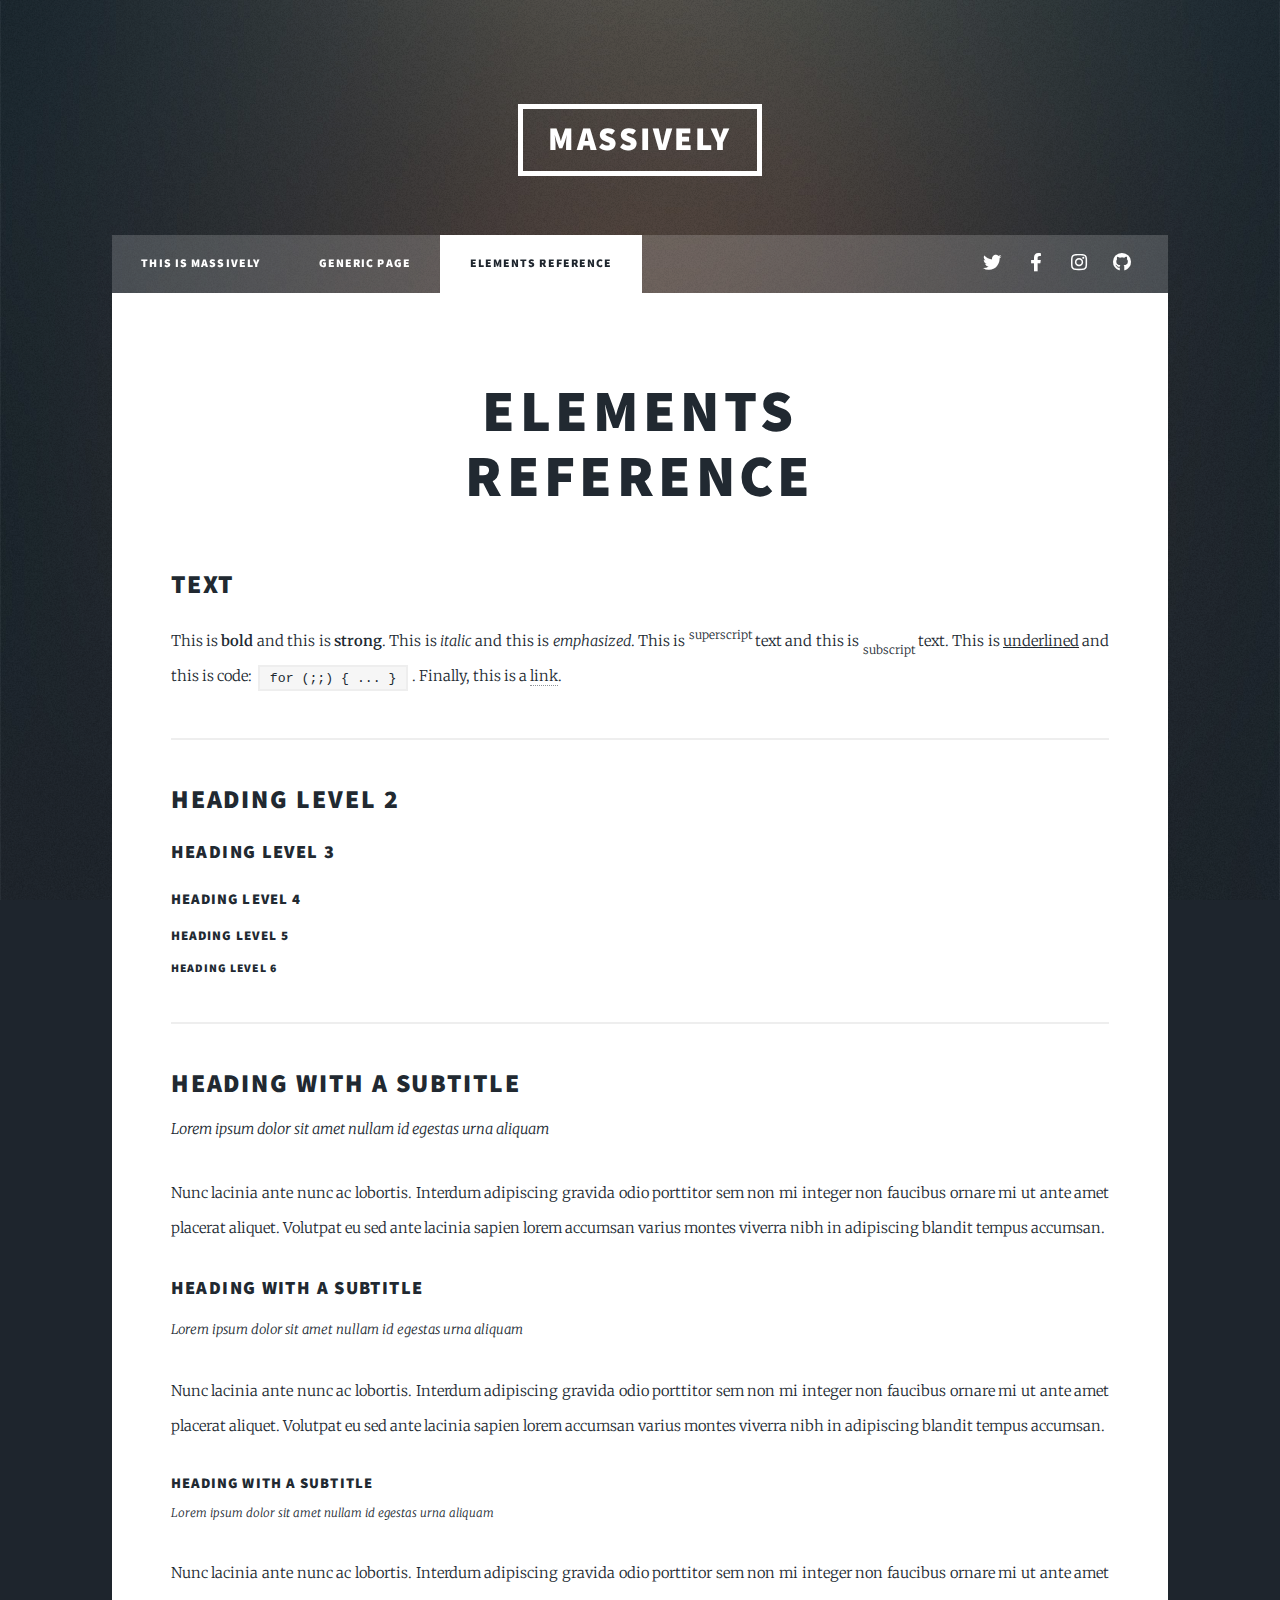
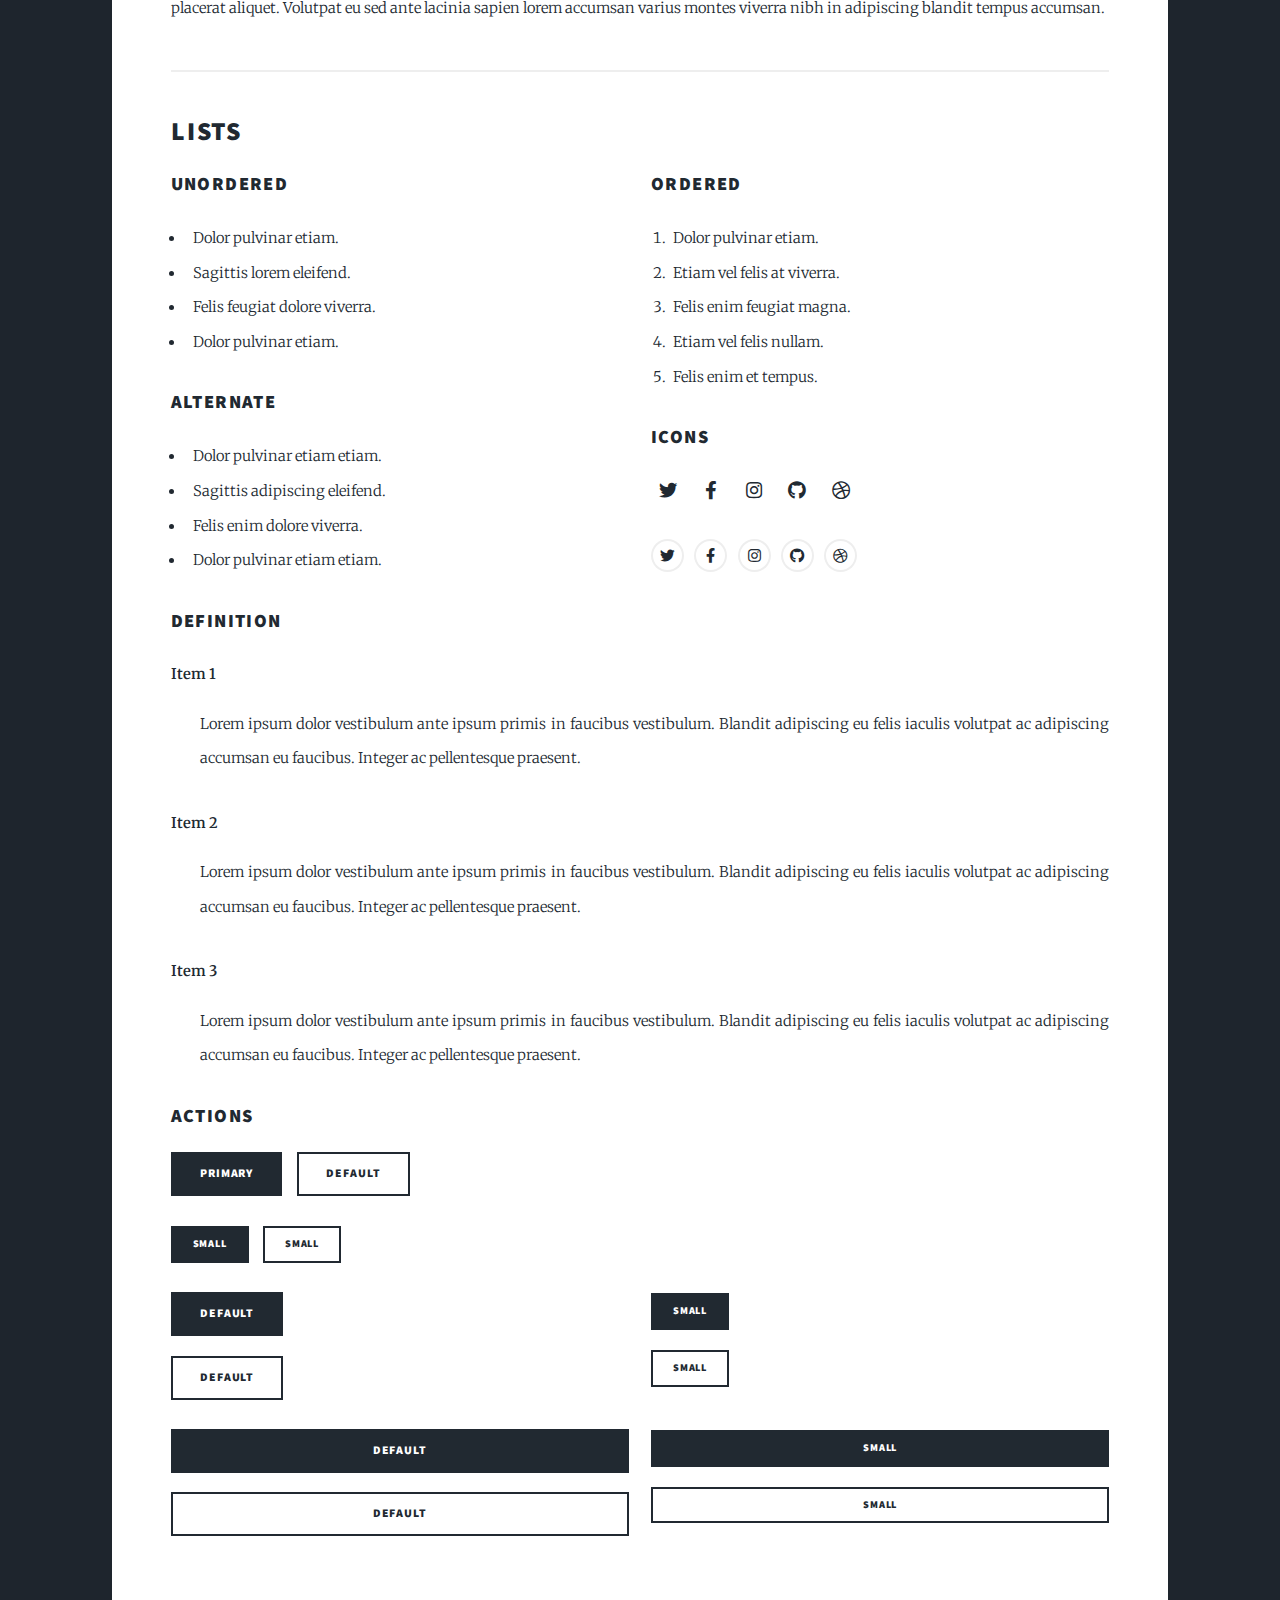
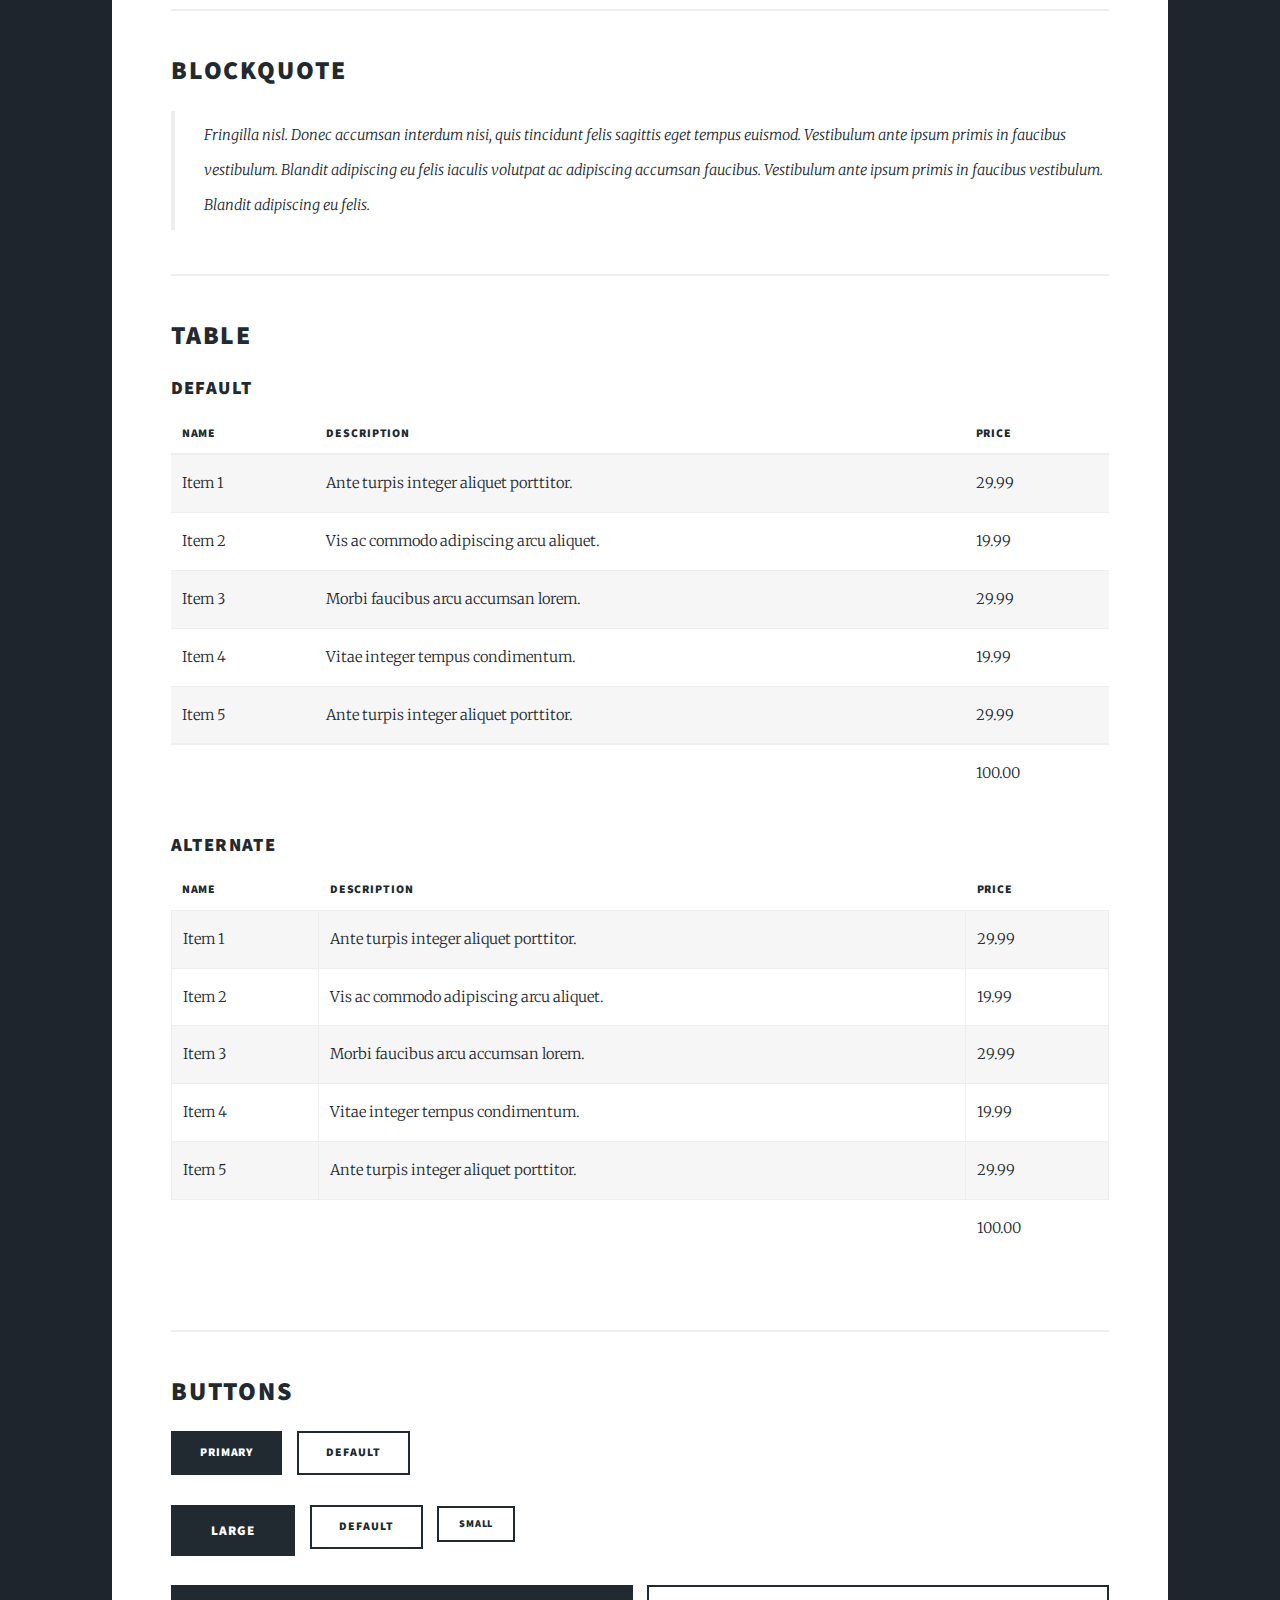
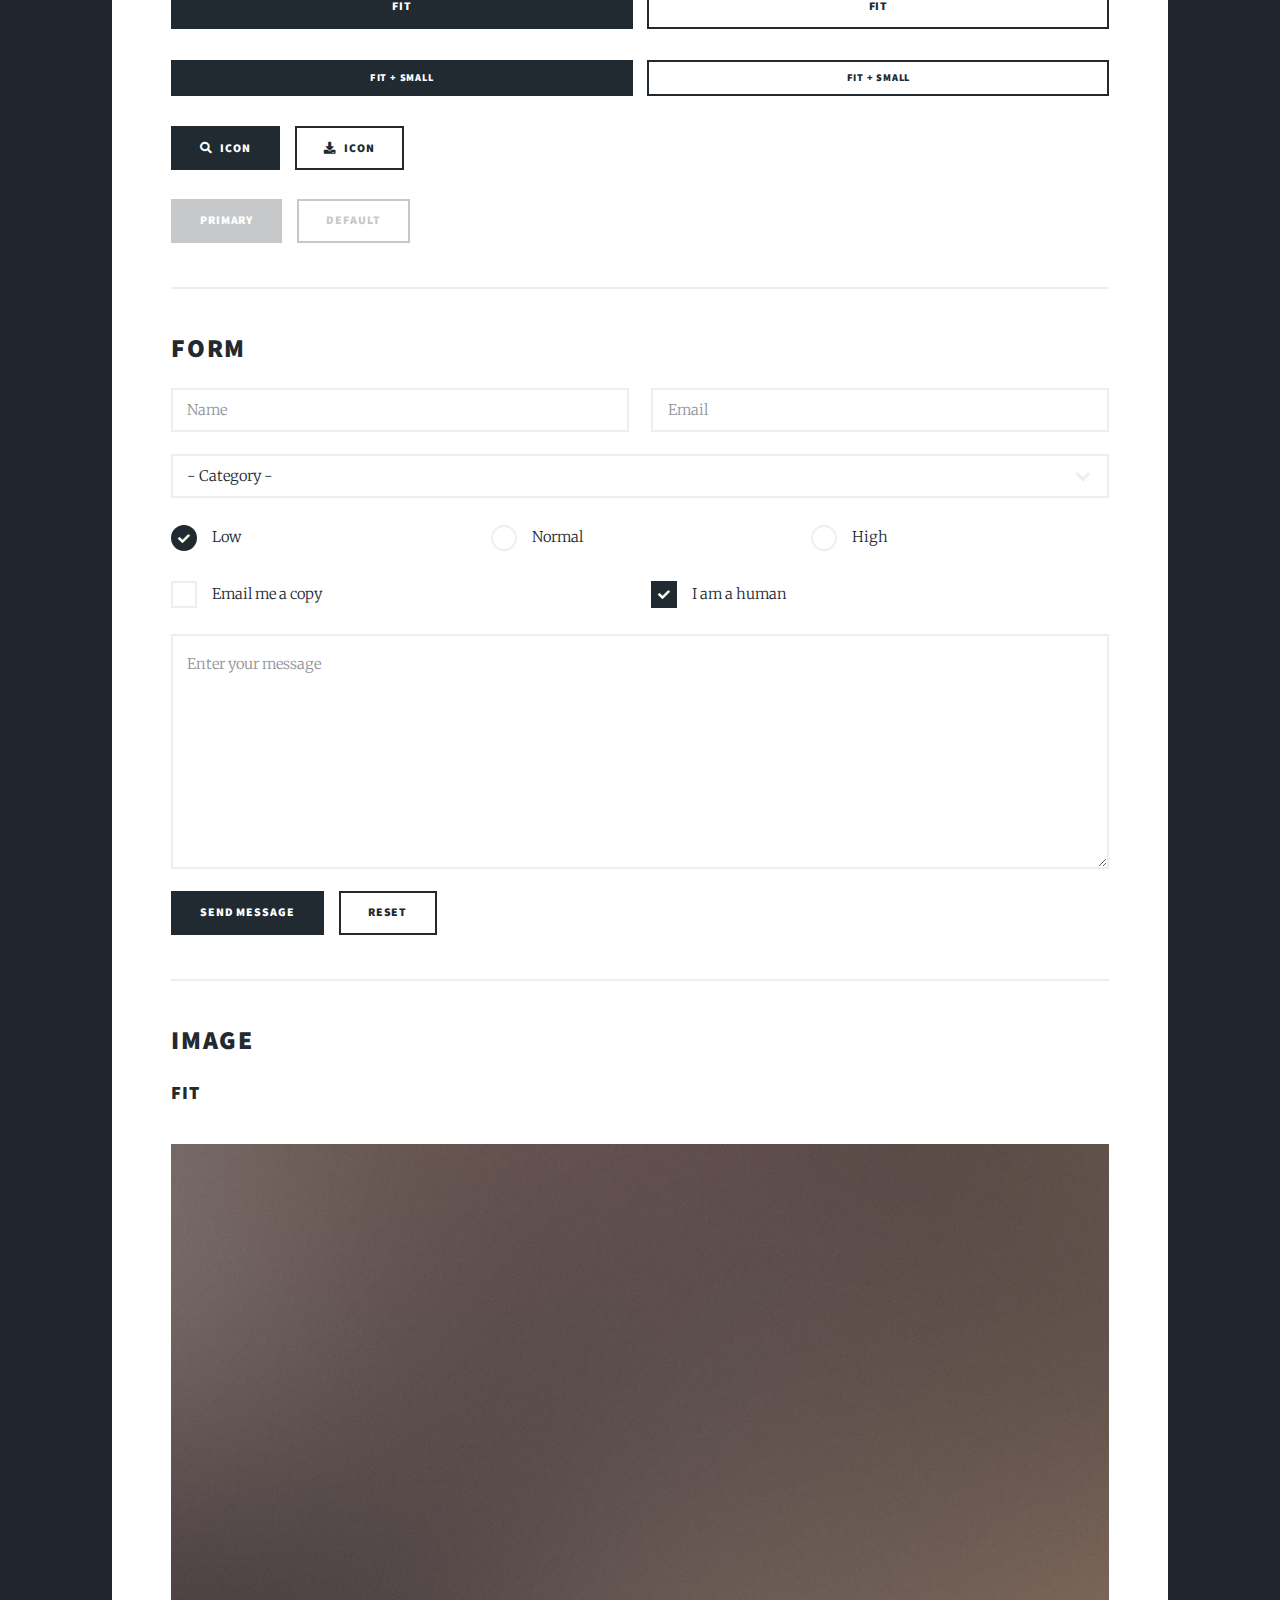
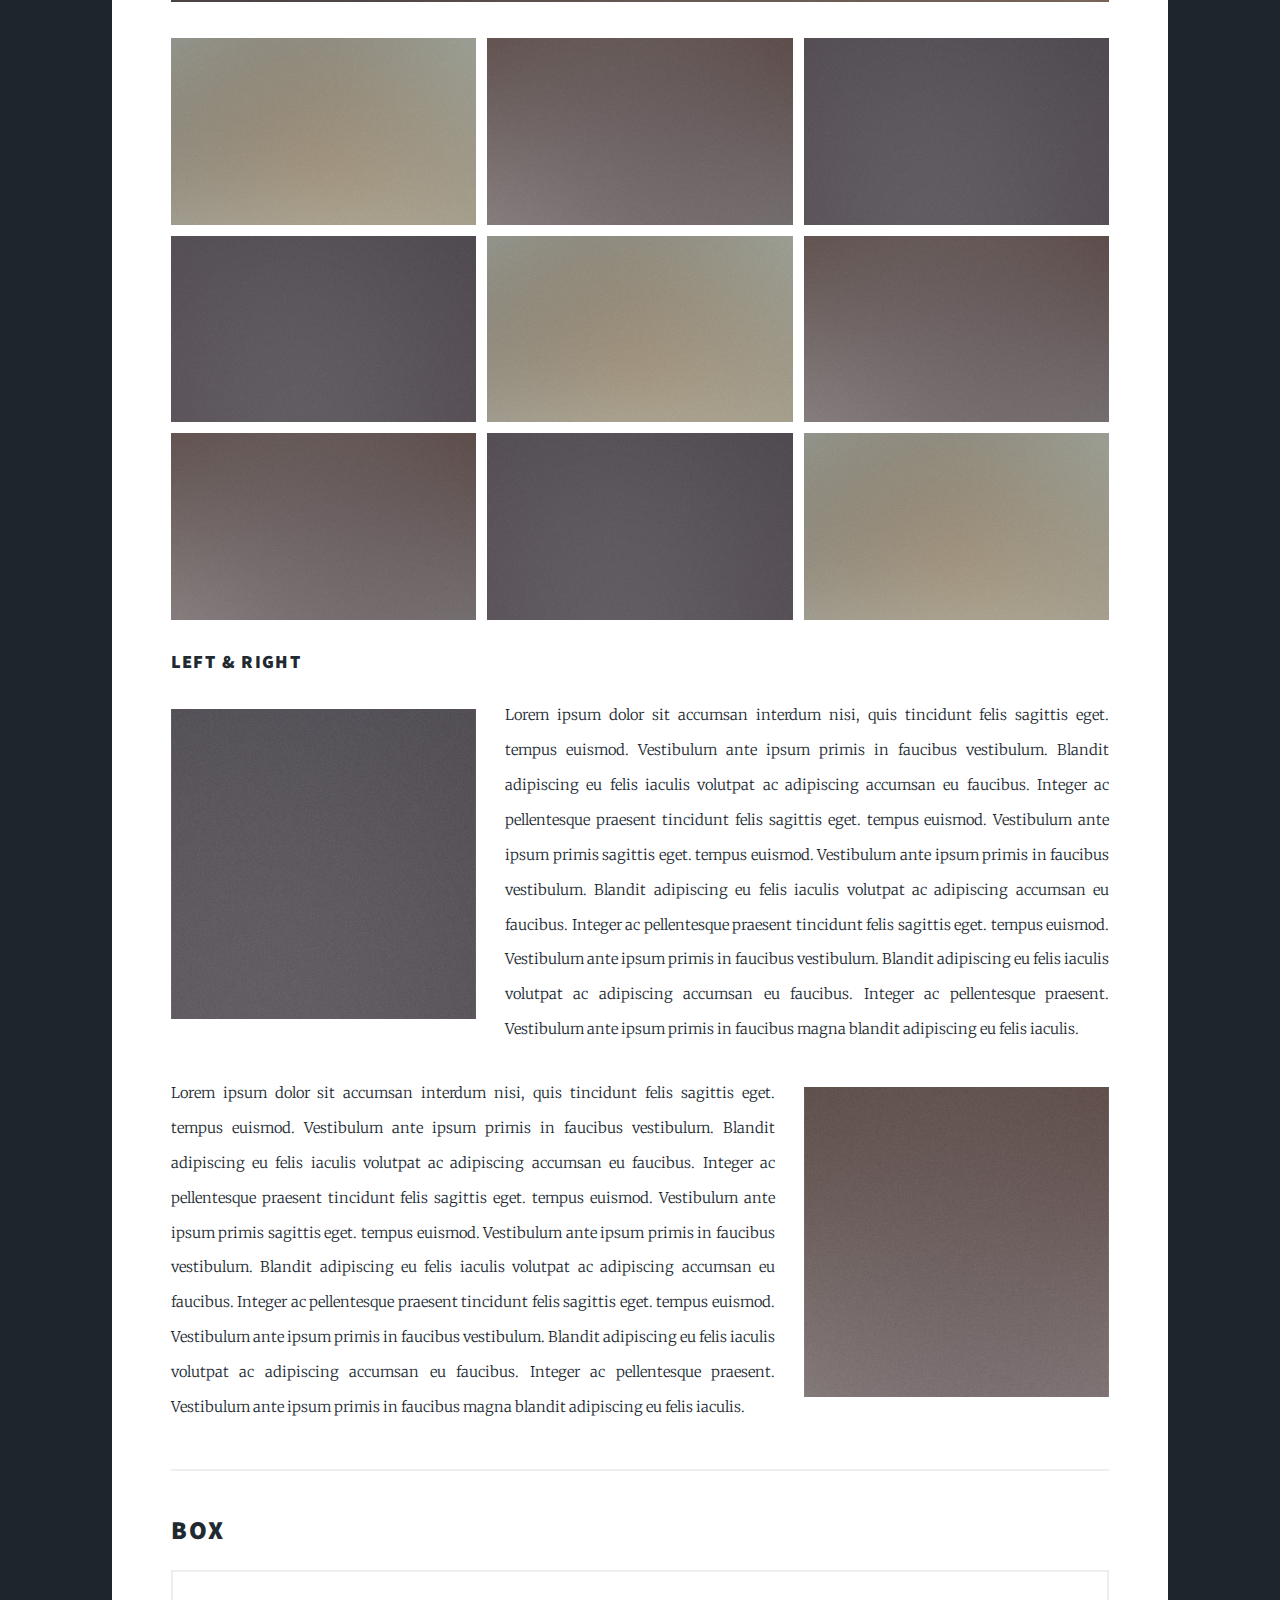
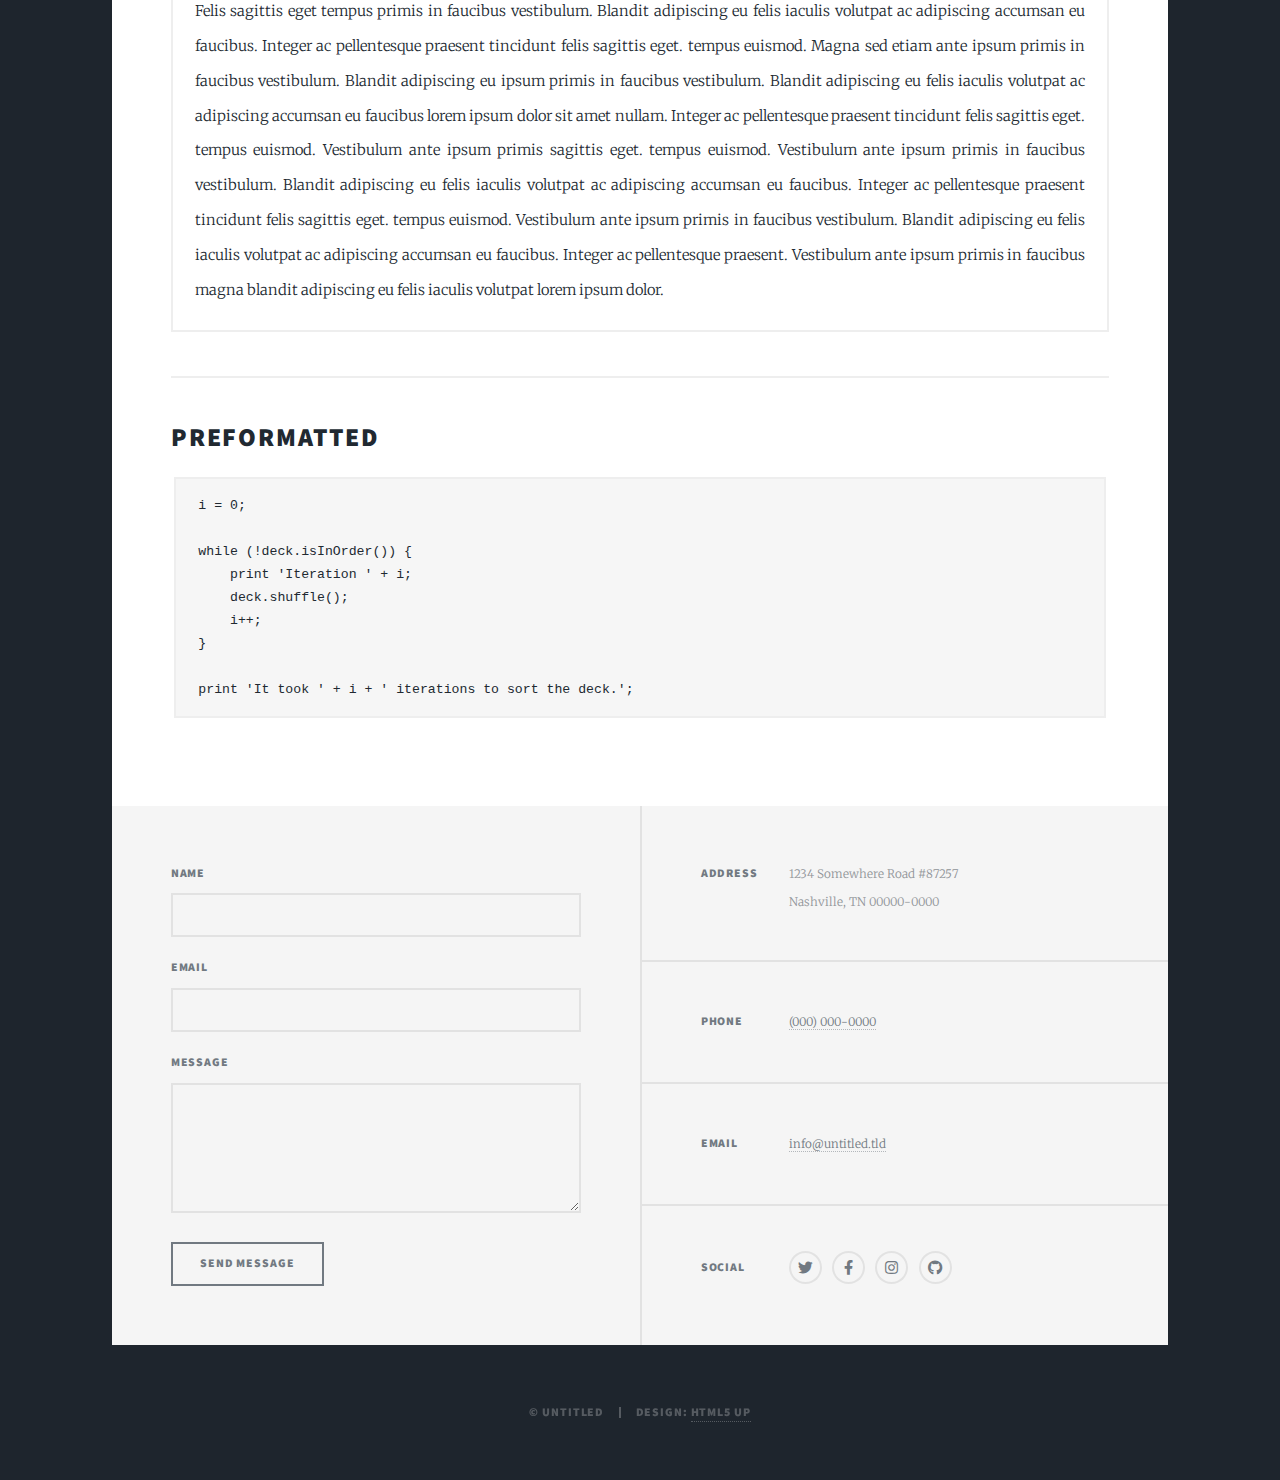
<file: elements.html>
<!DOCTYPE HTML>
<!--
	Massively by HTML5 UP
	html5up.net | @ajlkn
	Free for personal and commercial use under the CCA 3.0 license (html5up.net/license)
-->
<html>
	<head>
		<title>Lohith Duba</title>
		<meta charset="utf-8" />
		<meta name="viewport" content="width=device-width, initial-scale=1, user-scalable=no" />
		<link rel="stylesheet" href="assets/css/main.css" />
		<noscript><link rel="stylesheet" href="assets/css/noscript.css" /></noscript>
	</head>
	<body class="is-preload">

		<!-- Wrapper -->
			<div id="wrapper">

				<!-- Header -->
					<header id="header">
						<a href="index.html" class="logo">Massively</a>
					</header>

				<!-- Nav -->
					<nav id="nav">
						<ul class="links">
							<li><a href="index.html">This is Massively</a></li>
							<li><a href="generic.html">Generic Page</a></li>
							<li class="active"><a href="elements.html">Elements Reference</a></li>
						</ul>
						<ul class="icons">
							<li><a href="#" class="icon brands fa-twitter"><span class="label">Twitter</span></a></li>
							<li><a href="#" class="icon brands fa-facebook-f"><span class="label">Facebook</span></a></li>
							<li><a href="#" class="icon brands fa-instagram"><span class="label">Instagram</span></a></li>
							<li><a href="#" class="icon brands fa-github"><span class="label">GitHub</span></a></li>
						</ul>
					</nav>

				<!-- Main -->
					<div id="main">

						<!-- Post -->
							<section class="post">
								<header class="major">
									<h1>Elements<br />
									Reference</h1>
								</header>

								<!-- Text stuff -->
									<h2>Text</h2>
									<p>This is <b>bold</b> and this is <strong>strong</strong>. This is <i>italic</i> and this is <em>emphasized</em>.
									This is <sup>superscript</sup> text and this is <sub>subscript</sub> text.
									This is <u>underlined</u> and this is code: <code>for (;;) { ... }</code>.
									Finally, this is a <a href="#">link</a>.</p>
									<hr />
									<h2>Heading Level 2</h2>
									<h3>Heading Level 3</h3>
									<h4>Heading Level 4</h4>
									<h5>Heading Level 5</h5>
									<h6>Heading Level 6</h6>
									<hr />
									<header>
										<h2>Heading with a Subtitle</h2>
										<p>Lorem ipsum dolor sit amet nullam id egestas urna aliquam</p>
									</header>
									<p>Nunc lacinia ante nunc ac lobortis. Interdum adipiscing gravida odio porttitor sem non mi integer non faucibus ornare mi ut ante amet placerat aliquet. Volutpat eu sed ante lacinia sapien lorem accumsan varius montes viverra nibh in adipiscing blandit tempus accumsan.</p>
									<header>
										<h3>Heading with a Subtitle</h3>
										<p>Lorem ipsum dolor sit amet nullam id egestas urna aliquam</p>
									</header>
									<p>Nunc lacinia ante nunc ac lobortis. Interdum adipiscing gravida odio porttitor sem non mi integer non faucibus ornare mi ut ante amet placerat aliquet. Volutpat eu sed ante lacinia sapien lorem accumsan varius montes viverra nibh in adipiscing blandit tempus accumsan.</p>
									<header>
										<h4>Heading with a Subtitle</h4>
										<p>Lorem ipsum dolor sit amet nullam id egestas urna aliquam</p>
									</header>
									<p>Nunc lacinia ante nunc ac lobortis. Interdum adipiscing gravida odio porttitor sem non mi integer non faucibus ornare mi ut ante amet placerat aliquet. Volutpat eu sed ante lacinia sapien lorem accumsan varius montes viverra nibh in adipiscing blandit tempus accumsan.</p>

									<hr />

								<!-- Lists -->
									<h2>Lists</h2>
									<div class="row">
										<div class="col-6 col-12-small">

											<h3>Unordered</h3>
											<ul>
												<li>Dolor pulvinar etiam.</li>
												<li>Sagittis lorem eleifend.</li>
												<li>Felis feugiat dolore viverra.</li>
												<li>Dolor pulvinar etiam.</li>
											</ul>

											<h3>Alternate</h3>
											<ul class="alt">
												<li>Dolor pulvinar etiam etiam.</li>
												<li>Sagittis adipiscing eleifend.</li>
												<li>Felis enim dolore viverra.</li>
												<li>Dolor pulvinar etiam etiam.</li>
											</ul>

										</div>
										<div class="col-6 col-12-small">

											<h3>Ordered</h3>
											<ol>
												<li>Dolor pulvinar etiam.</li>
												<li>Etiam vel felis at viverra.</li>
												<li>Felis enim feugiat magna.</li>
												<li>Etiam vel felis nullam.</li>
												<li>Felis enim et tempus.</li>
											</ol>

											<h3>Icons</h3>
											<ul class="icons">
												<li><a href="#" class="icon brands fa-twitter"><span class="label">Twitter</span></a></li>
												<li><a href="#" class="icon brands fa-facebook-f"><span class="label">Facebook</span></a></li>
												<li><a href="#" class="icon brands fa-instagram"><span class="label">Instagram</span></a></li>
												<li><a href="#" class="icon brands fa-github"><span class="label">Github</span></a></li>
												<li><a href="#" class="icon brands fa-dribbble"><span class="label">Dribbble</span></a></li>
											</ul>
											<ul class="icons alt">
												<li><a href="#" class="icon brands alt fa-twitter"><span class="label">Twitter</span></a></li>
												<li><a href="#" class="icon brands alt fa-facebook-f"><span class="label">Facebook</span></a></li>
												<li><a href="#" class="icon brands alt fa-instagram"><span class="label">Instagram</span></a></li>
												<li><a href="#" class="icon brands alt fa-github"><span class="label">Github</span></a></li>
												<li><a href="#" class="icon brands alt fa-dribbble"><span class="label">Dribbble</span></a></li>
											</ul>

										</div>
									</div>
									<h3>Definition</h3>
									<dl>
										<dt>Item 1</dt>
										<dd>
											<p>Lorem ipsum dolor vestibulum ante ipsum primis in faucibus vestibulum. Blandit adipiscing eu felis iaculis volutpat ac adipiscing accumsan eu faucibus. Integer ac pellentesque praesent.</p>
										</dd>
										<dt>Item 2</dt>
										<dd>
											<p>Lorem ipsum dolor vestibulum ante ipsum primis in faucibus vestibulum. Blandit adipiscing eu felis iaculis volutpat ac adipiscing accumsan eu faucibus. Integer ac pellentesque praesent.</p>
										</dd>
										<dt>Item 3</dt>
										<dd>
											<p>Lorem ipsum dolor vestibulum ante ipsum primis in faucibus vestibulum. Blandit adipiscing eu felis iaculis volutpat ac adipiscing accumsan eu faucibus. Integer ac pellentesque praesent.</p>
										</dd>
									</dl>

									<h3>Actions</h3>
									<ul class="actions">
										<li><a href="#" class="button primary">Primary</a></li>
										<li><a href="#" class="button">Default</a></li>
									</ul>
									<ul class="actions small">
										<li><a href="#" class="button primary small">Small</a></li>
										<li><a href="#" class="button small">Small</a></li>
									</ul>
									<div class="row">
										<div class="col-6 col-12-small">
											<ul class="actions stacked">
												<li><a href="#" class="button primary">Default</a></li>
												<li><a href="#" class="button">Default</a></li>
											</ul>
										</div>
										<div class="col-6 col-12-small">
											<ul class="actions stacked">
												<li><a href="#" class="button primary small">Small</a></li>
												<li><a href="#" class="button small">Small</a></li>
											</ul>
										</div>
									</div>
									<div class="row">
										<div class="col-6 col-12-small">
											<ul class="actions stacked">
												<li><a href="#" class="button primary fit">Default</a></li>
												<li><a href="#" class="button fit">Default</a></li>
											</ul>
										</div>
										<div class="col-6 col-12-small">
											<ul class="actions stacked">
												<li><a href="#" class="button primary small fit">Small</a></li>
												<li><a href="#" class="button small fit">Small</a></li>
											</ul>
										</div>
									</div>

									<hr />

								<!-- Blockquote -->
									<h2>Blockquote</h2>
									<blockquote>Fringilla nisl. Donec accumsan interdum nisi, quis tincidunt felis sagittis eget tempus euismod. Vestibulum ante ipsum primis in faucibus vestibulum. Blandit adipiscing eu felis iaculis volutpat ac adipiscing accumsan faucibus. Vestibulum ante ipsum primis in faucibus vestibulum. Blandit adipiscing eu felis.</blockquote>

									<hr />

								<!-- Table -->
									<h2>Table</h2>

									<h3>Default</h3>
									<div class="table-wrapper">
										<table>
											<thead>
												<tr>
													<th>Name</th>
													<th>Description</th>
													<th>Price</th>
												</tr>
											</thead>
											<tbody>
												<tr>
													<td>Item 1</td>
													<td>Ante turpis integer aliquet porttitor.</td>
													<td>29.99</td>
												</tr>
												<tr>
													<td>Item 2</td>
													<td>Vis ac commodo adipiscing arcu aliquet.</td>
													<td>19.99</td>
												</tr>
												<tr>
													<td>Item 3</td>
													<td> Morbi faucibus arcu accumsan lorem.</td>
													<td>29.99</td>
												</tr>
												<tr>
													<td>Item 4</td>
													<td>Vitae integer tempus condimentum.</td>
													<td>19.99</td>
												</tr>
												<tr>
													<td>Item 5</td>
													<td>Ante turpis integer aliquet porttitor.</td>
													<td>29.99</td>
												</tr>
											</tbody>
											<tfoot>
												<tr>
													<td colspan="2"></td>
													<td>100.00</td>
												</tr>
											</tfoot>
										</table>
									</div>

									<h3>Alternate</h3>
									<div class="table-wrapper">
										<table class="alt">
											<thead>
												<tr>
													<th>Name</th>
													<th>Description</th>
													<th>Price</th>
												</tr>
											</thead>
											<tbody>
												<tr>
													<td>Item 1</td>
													<td>Ante turpis integer aliquet porttitor.</td>
													<td>29.99</td>
												</tr>
												<tr>
													<td>Item 2</td>
													<td>Vis ac commodo adipiscing arcu aliquet.</td>
													<td>19.99</td>
												</tr>
												<tr>
													<td>Item 3</td>
													<td> Morbi faucibus arcu accumsan lorem.</td>
													<td>29.99</td>
												</tr>
												<tr>
													<td>Item 4</td>
													<td>Vitae integer tempus condimentum.</td>
													<td>19.99</td>
												</tr>
												<tr>
													<td>Item 5</td>
													<td>Ante turpis integer aliquet porttitor.</td>
													<td>29.99</td>
												</tr>
											</tbody>
											<tfoot>
												<tr>
													<td colspan="2"></td>
													<td>100.00</td>
												</tr>
											</tfoot>
										</table>
									</div>

									<hr />

								<!-- Buttons -->
									<h2>Buttons</h2>
									<ul class="actions">
										<li><a href="#" class="button primary">Primary</a></li>
										<li><a href="#" class="button">Default</a></li>
									</ul>
									<ul class="actions">
										<li><a href="#" class="button primary large">Large</a></li>
										<li><a href="#" class="button">Default</a></li>
										<li><a href="#" class="button small">Small</a></li>
									</ul>
									<ul class="actions fit">
										<li><a href="#" class="button primary fit">Fit</a></li>
										<li><a href="#" class="button fit">Fit</a></li>
									</ul>
									<ul class="actions fit small">
										<li><a href="#" class="button primary fit small">Fit + Small</a></li>
										<li><a href="#" class="button fit small">Fit + Small</a></li>
									</ul>
									<ul class="actions">
										<li><a href="#" class="button primary icon solid fa-search">Icon</a></li>
										<li><a href="#" class="button icon solid fa-download">Icon</a></li>
									</ul>
									<ul class="actions">
										<li><span class="button primary disabled">Primary</span></li>
										<li><span class="button disabled">Default</span></li>
									</ul>

									<hr />

								<!-- Form -->
									<h2>Form</h2>

									<form method="post" action="#">
										<div class="row gtr-uniform">
											<div class="col-6 col-12-xsmall">
												<input type="text" name="demo-name" id="demo-name" value="" placeholder="Name" />
											</div>
											<div class="col-6 col-12-xsmall">
												<input type="email" name="demo-email" id="demo-email" value="" placeholder="Email" />
											</div>
											<!-- Break -->
											<div class="col-12">
												<select name="demo-category" id="demo-category">
													<option value="">- Category -</option>
													<option value="1">Manufacturing</option>
													<option value="1">Shipping</option>
													<option value="1">Administration</option>
													<option value="1">Human Resources</option>
												</select>
											</div>
											<!-- Break -->
											<div class="col-4 col-12-small">
												<input type="radio" id="demo-priority-low" name="demo-priority" checked>
												<label for="demo-priority-low">Low</label>
											</div>
											<div class="col-4 col-12-small">
												<input type="radio" id="demo-priority-normal" name="demo-priority">
												<label for="demo-priority-normal">Normal</label>
											</div>
											<div class="col-4 col-12-small">
												<input type="radio" id="demo-priority-high" name="demo-priority">
												<label for="demo-priority-high">High</label>
											</div>
											<!-- Break -->
											<div class="col-6 col-12-small">
												<input type="checkbox" id="demo-copy" name="demo-copy">
												<label for="demo-copy">Email me a copy</label>
											</div>
											<div class="col-6 col-12-small">
												<input type="checkbox" id="demo-human" name="demo-human" checked>
												<label for="demo-human">I am a human</label>
											</div>
											<!-- Break -->
											<div class="col-12">
												<textarea name="demo-message" id="demo-message" placeholder="Enter your message" rows="6"></textarea>
											</div>
											<!-- Break -->
											<div class="col-12">
												<ul class="actions">
													<li><input type="submit" value="Send Message" class="primary" /></li>
													<li><input type="reset" value="Reset" /></li>
												</ul>
											</div>
										</div>
									</form>

									<hr />

								<!-- Image -->
									<h2>Image</h2>

									<h3>Fit</h3>
									<span class="image fit"><img src="images/pic01.jpg" alt="" /></span>
									<div class="box alt">
										<div class="row gtr-50 gtr-uniform">
											<div class="col-4"><span class="image fit"><img src="images/pic02.jpg" alt="" /></span></div>
											<div class="col-4"><span class="image fit"><img src="images/pic03.jpg" alt="" /></span></div>
											<div class="col-4"><span class="image fit"><img src="images/pic04.jpg" alt="" /></span></div>
											<!-- Break -->
											<div class="col-4"><span class="image fit"><img src="images/pic04.jpg" alt="" /></span></div>
											<div class="col-4"><span class="image fit"><img src="images/pic02.jpg" alt="" /></span></div>
											<div class="col-4"><span class="image fit"><img src="images/pic03.jpg" alt="" /></span></div>
											<!-- Break -->
											<div class="col-4"><span class="image fit"><img src="images/pic03.jpg" alt="" /></span></div>
											<div class="col-4"><span class="image fit"><img src="images/pic04.jpg" alt="" /></span></div>
											<div class="col-4"><span class="image fit"><img src="images/pic02.jpg" alt="" /></span></div>
										</div>
									</div>

									<h3>Left &amp; Right</h3>
									<p><span class="image left"><img src="images/pic08.jpg" alt="" /></span>Lorem ipsum dolor sit accumsan interdum nisi, quis tincidunt felis sagittis eget. tempus euismod. Vestibulum ante ipsum primis in faucibus vestibulum. Blandit adipiscing eu felis iaculis volutpat ac adipiscing accumsan eu faucibus. Integer ac pellentesque praesent tincidunt felis sagittis eget. tempus euismod. Vestibulum ante ipsum primis sagittis eget. tempus euismod. Vestibulum ante ipsum primis in faucibus vestibulum. Blandit adipiscing eu felis iaculis volutpat ac adipiscing accumsan eu faucibus. Integer ac pellentesque praesent tincidunt felis sagittis eget. tempus euismod. Vestibulum ante ipsum primis in faucibus vestibulum. Blandit adipiscing eu felis iaculis volutpat ac adipiscing accumsan eu faucibus. Integer ac pellentesque praesent. Vestibulum ante ipsum primis in faucibus magna blandit adipiscing eu felis iaculis.</p>
									<p><span class="image right"><img src="images/pic09.jpg" alt="" /></span>Lorem ipsum dolor sit accumsan interdum nisi, quis tincidunt felis sagittis eget. tempus euismod. Vestibulum ante ipsum primis in faucibus vestibulum. Blandit adipiscing eu felis iaculis volutpat ac adipiscing accumsan eu faucibus. Integer ac pellentesque praesent tincidunt felis sagittis eget. tempus euismod. Vestibulum ante ipsum primis sagittis eget. tempus euismod. Vestibulum ante ipsum primis in faucibus vestibulum. Blandit adipiscing eu felis iaculis volutpat ac adipiscing accumsan eu faucibus. Integer ac pellentesque praesent tincidunt felis sagittis eget. tempus euismod. Vestibulum ante ipsum primis in faucibus vestibulum. Blandit adipiscing eu felis iaculis volutpat ac adipiscing accumsan eu faucibus. Integer ac pellentesque praesent. Vestibulum ante ipsum primis in faucibus magna blandit adipiscing eu felis iaculis.</p>

									<hr />

								<!-- Box -->
									<h2>Box</h2>
									<div class="box">
										<p>Felis sagittis eget tempus primis in faucibus vestibulum. Blandit adipiscing eu felis iaculis volutpat ac adipiscing accumsan eu faucibus. Integer ac pellentesque praesent tincidunt felis sagittis eget. tempus euismod. Magna sed etiam ante ipsum primis in faucibus vestibulum. Blandit adipiscing eu ipsum primis in faucibus vestibulum. Blandit adipiscing eu felis iaculis volutpat ac adipiscing accumsan eu faucibus lorem ipsum dolor sit amet nullam. Integer ac pellentesque praesent tincidunt felis sagittis eget. tempus euismod. Vestibulum ante ipsum primis sagittis eget. tempus euismod. Vestibulum ante ipsum primis in faucibus vestibulum. Blandit adipiscing eu felis iaculis volutpat ac adipiscing accumsan eu faucibus. Integer ac pellentesque praesent tincidunt felis sagittis eget. tempus euismod. Vestibulum ante ipsum primis in faucibus vestibulum. Blandit adipiscing eu felis iaculis volutpat ac adipiscing accumsan eu faucibus. Integer ac pellentesque praesent. Vestibulum ante ipsum primis in faucibus magna blandit adipiscing eu felis iaculis volutpat lorem ipsum dolor.</p>
									</div>

									<hr />

								<!-- Preformatted Code -->
									<h2>Preformatted</h2>
									<pre><code>i = 0;

while (!deck.isInOrder()) {
    print 'Iteration ' + i;
    deck.shuffle();
    i++;
}

print 'It took ' + i + ' iterations to sort the deck.';
</code></pre>

							</section>

					</div>

				<!-- Footer -->
					<footer id="footer">
						<section>
							<form method="post" action="#">
								<div class="fields">
									<div class="field">
										<label for="name">Name</label>
										<input type="text" name="name" id="name" />
									</div>
									<div class="field">
										<label for="email">Email</label>
										<input type="text" name="email" id="email" />
									</div>
									<div class="field">
										<label for="message">Message</label>
										<textarea name="message" id="message" rows="3"></textarea>
									</div>
								</div>
								<ul class="actions">
									<li><input type="submit" value="Send Message" /></li>
								</ul>
							</form>
						</section>
						<section class="split contact">
							<section class="alt">
								<h3>Address</h3>
								<p>1234 Somewhere Road #87257<br />
								Nashville, TN 00000-0000</p>
							</section>
							<section>
								<h3>Phone</h3>
								<p><a href="#">(000) 000-0000</a></p>
							</section>
							<section>
								<h3>Email</h3>
								<p><a href="#">info@untitled.tld</a></p>
							</section>
							<section>
								<h3>Social</h3>
								<ul class="icons alt">
									<li><a href="#" class="icon brands alt fa-twitter"><span class="label">Twitter</span></a></li>
									<li><a href="#" class="icon brands alt fa-facebook-f"><span class="label">Facebook</span></a></li>
									<li><a href="#" class="icon brands alt fa-instagram"><span class="label">Instagram</span></a></li>
									<li><a href="#" class="icon brands alt fa-github"><span class="label">GitHub</span></a></li>
								</ul>
							</section>
						</section>
					</footer>

				<!-- Copyright -->
					<div id="copyright">
						<ul><li>&copy; Untitled</li><li>Design: <a href="https://html5up.net">HTML5 UP</a></li></ul>
					</div>

			</div>

		<!-- Scripts -->
			<script src="assets/js/jquery.min.js"></script>
			<script src="assets/js/jquery.scrollex.min.js"></script>
			<script src="assets/js/jquery.scrolly.min.js"></script>
			<script src="assets/js/browser.min.js"></script>
			<script src="assets/js/breakpoints.min.js"></script>
			<script src="assets/js/util.js"></script>
			<script src="assets/js/main.js"></script>

	</body>
</html>
</file>
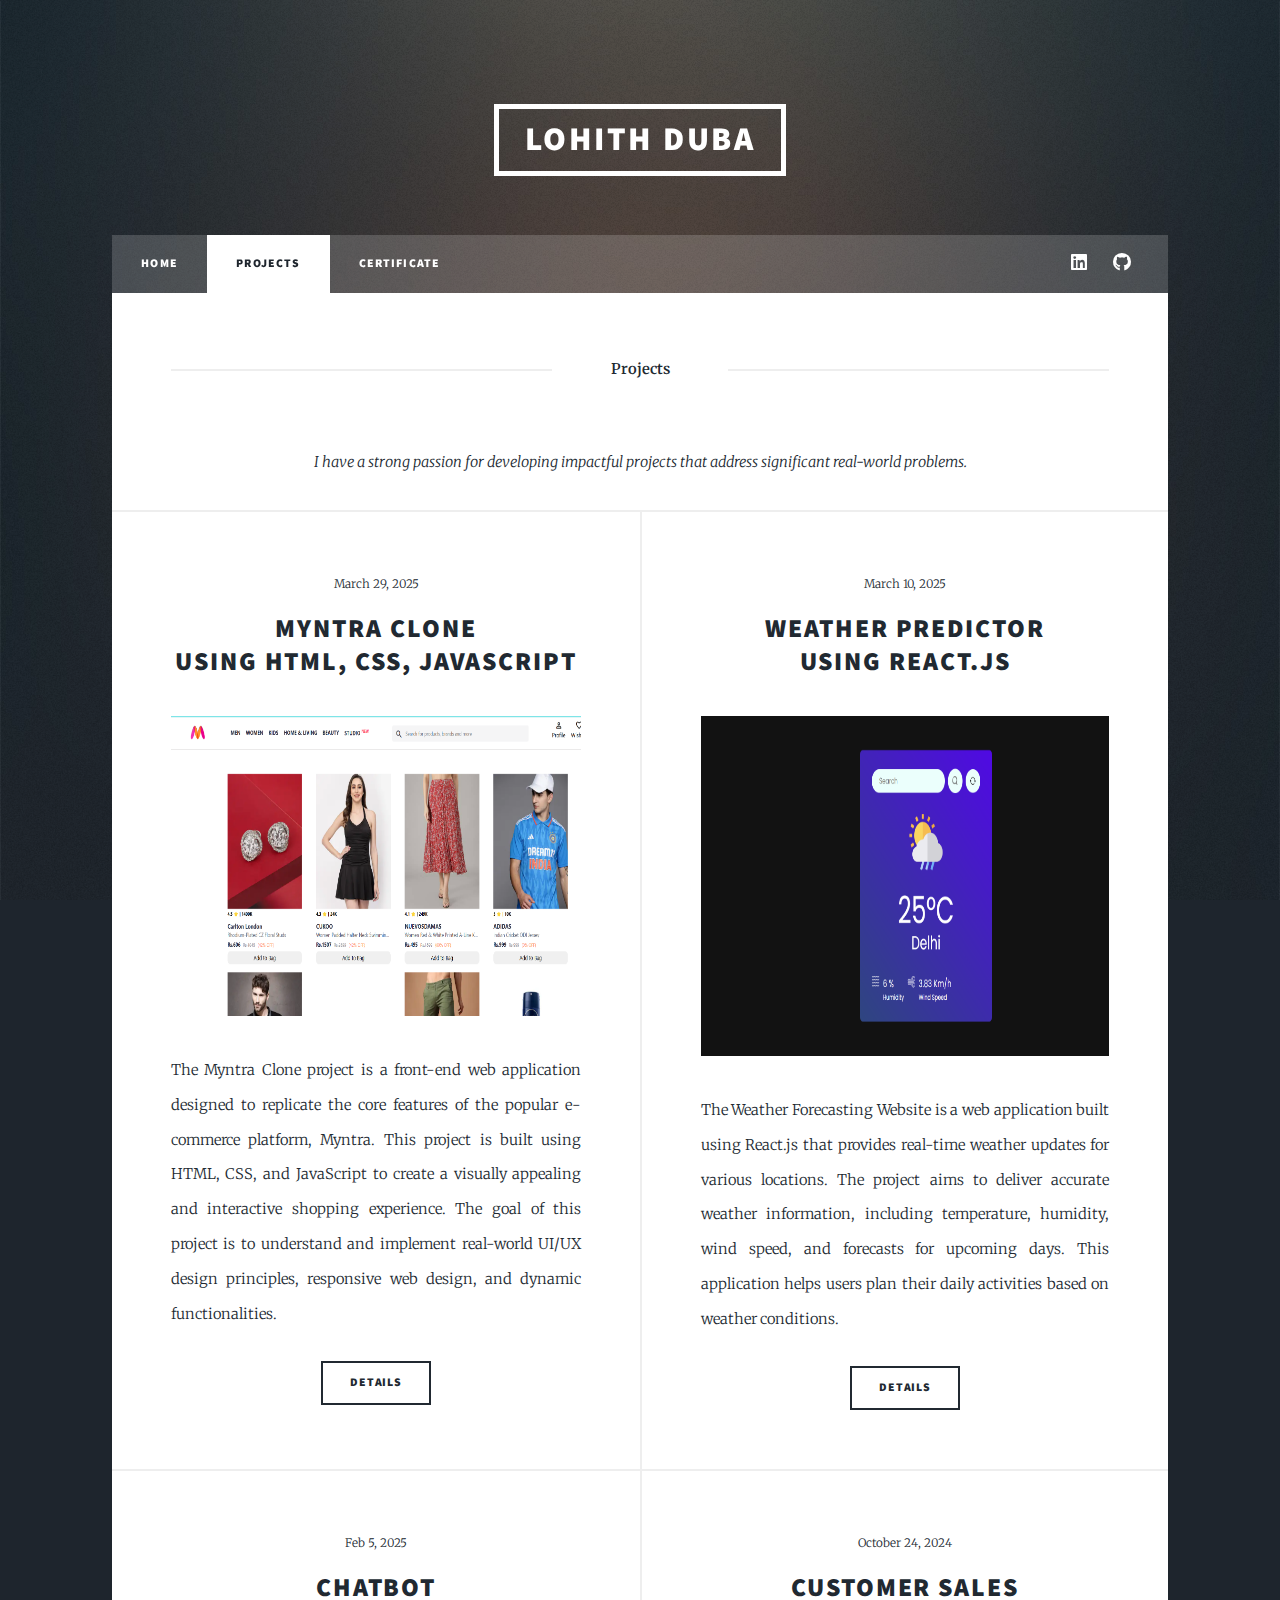
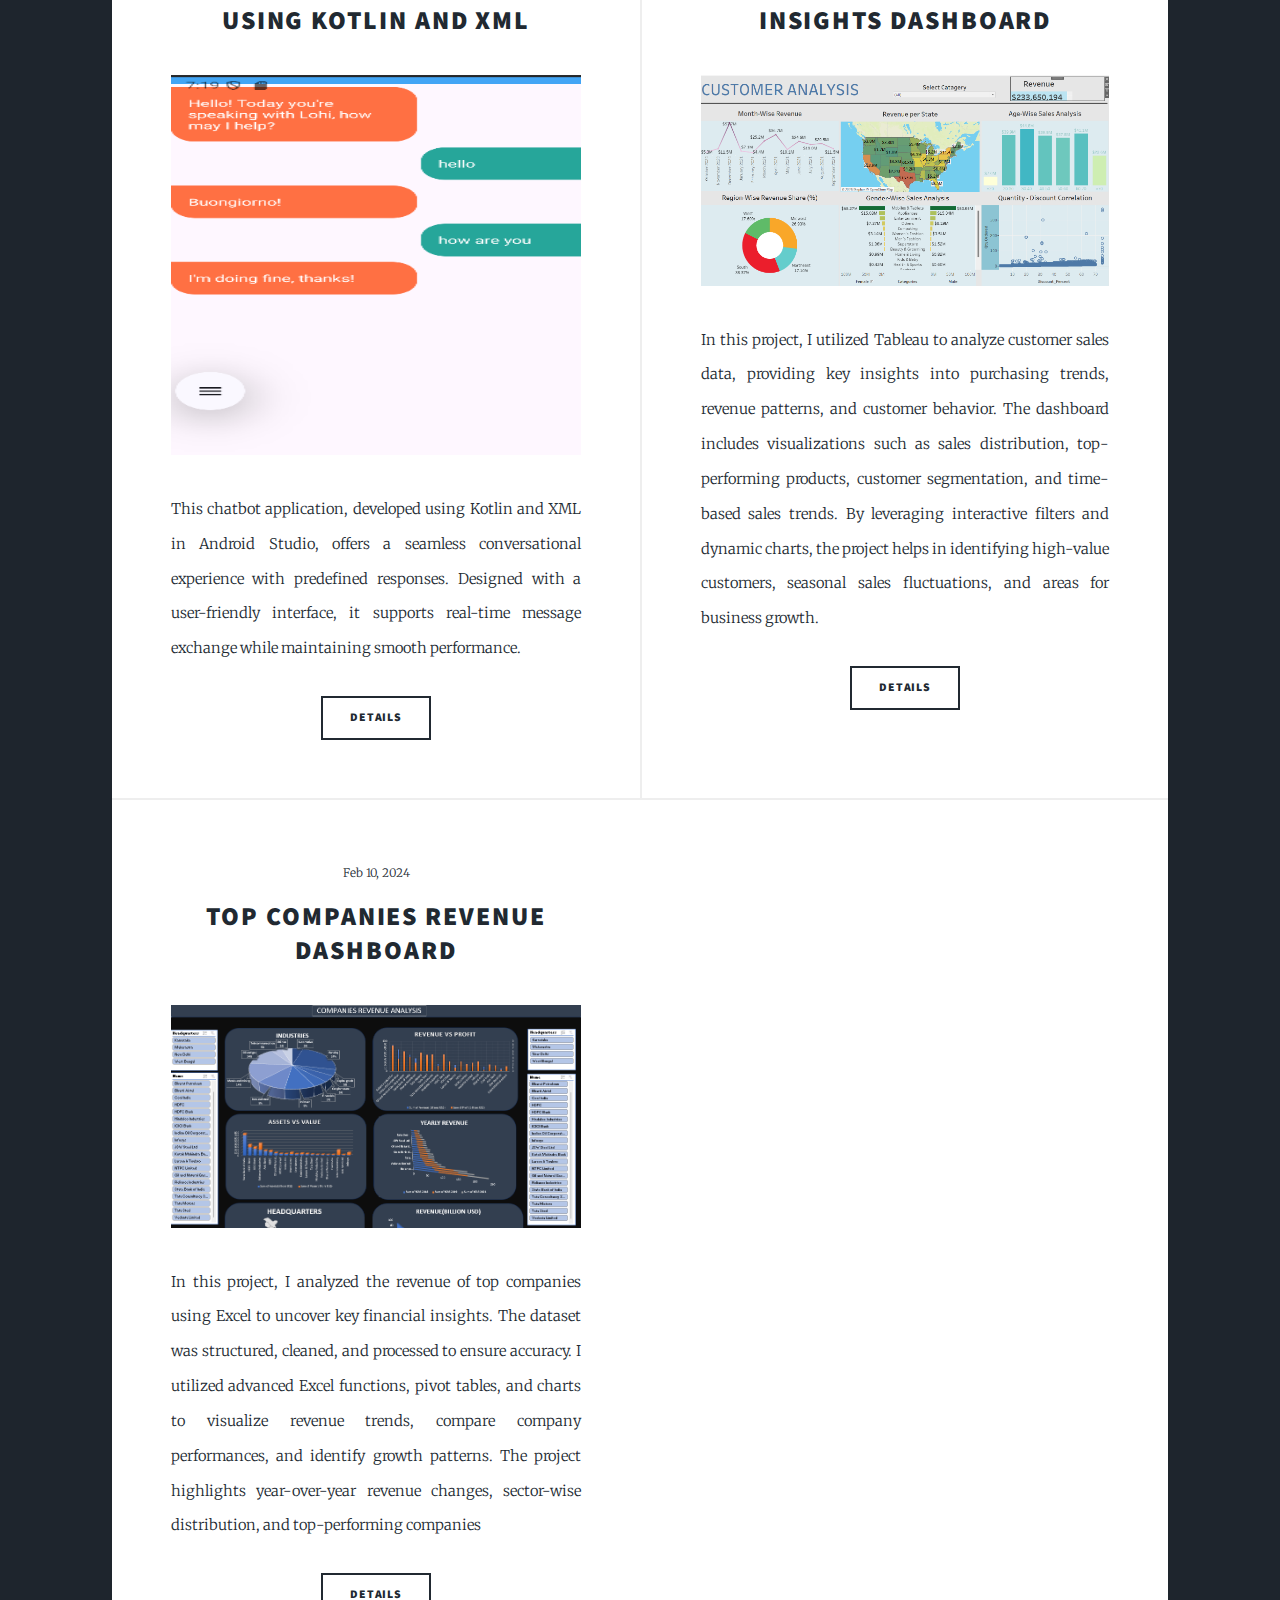
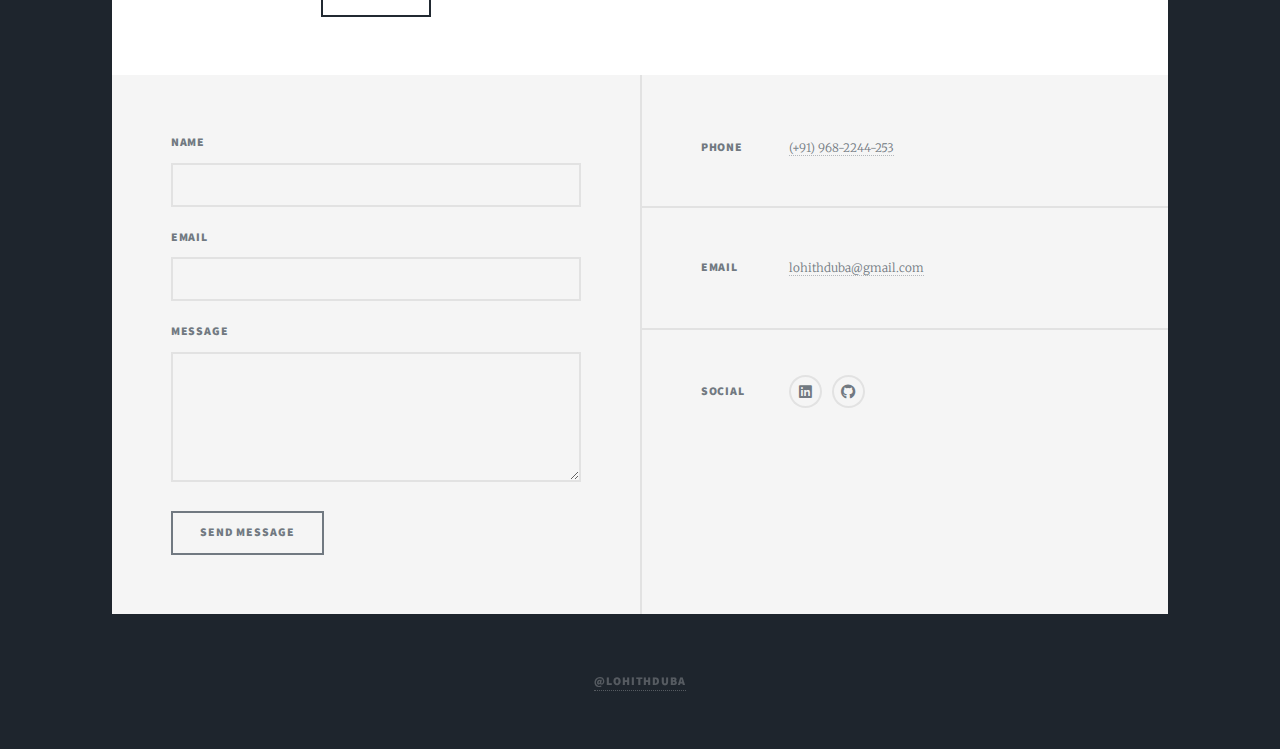
<file: generic.html>
<!DOCTYPE HTML>

<html>
	<head>
		<title>Lohith Duba</title>
		<meta charset="utf-8" />
		<meta name="viewport" content="width=device-width, initial-scale=1, user-scalable=no" />
		<link rel="stylesheet" href="assets/css/main.css" />
		<noscript><link rel="stylesheet" href="assets/css/noscript.css" /></noscript>
	</head>
	<body class="is-preload">

		<!-- Wrapper -->
			<div id="wrapper">

				<!-- Header -->
					<header id="header">
						<a href="index.html" class="logo">Lohith Duba</a>

					</header>

				<!-- Nav -->
					<nav id="nav">
						<ul class="links">
							<li><a href="index.html">Home</a></li>
							<li class="active"><a href="generic.html">Projects</a></li>
							<li><a href="skills.html">Certificate</a></li>
							
							
						
						</ul>
						<ul class="icons">
							<li><a href="https://www.linkedin.com/in/lohith-duba-64965324a/" class="icon brands fa-linkedin"><span class="label">LinkedIn</span></a></li>
							<li><a href="https://github.com/Lohithduba" class="icon brands fa-github"><span class="label">GitHub</span></a></li>
						</ul>
					</nav>

				<!-- Main -->
					<div id="main">
						<header class="major">
							<span class="date"><b>Projects</b></span>
							
							<p>I have a strong passion for developing impactful projects that address significant real-world problems.</p>
						</header>
						<section class="posts">
							<article >
								<header>
									<span class="date">March 29, 2025</span>
									<h2><a href="https://github.com/Lohithduba/MyntraClone">Myntra Clone<br />
										Using Html, CSS, JavaScript</a></h2>
								</header>
								<a href="https://github.com/Lohithduba/MyntraClone" class="image fit"><img src="myntra.png" style="width: 450px; height: 300px;"alt=""/></a>
								<p>The Myntra Clone project is a front-end web application designed to replicate the core features of the popular e-commerce platform, Myntra. This project is built using HTML, CSS, and JavaScript to create a visually appealing and interactive shopping experience. The goal of this project is to understand and implement real-world UI/UX design principles, responsive web design, and dynamic functionalities.</p>
								<ul class="actions special">
									<li><a href="https://lohithduba.github.io/MyntraClone/" class="button">Details</a></li>
								</ul>
							</article>
							
							<article >
								<header>
									<span class="date">March 10, 2025</span>
									<h2><a href="https://weather-forcast-n25rgv9n1-lohithdubas-projects.vercel.app/">Weather Predictor<br />
										Using React.js</a></h2>
								</header>
								<a href="https://weather-forcast-n25rgv9n1-lohithdubas-projects.vercel.app/" class="image fit"><img src="weather.png" style="width: 450px; height: 340px;"alt=""/></a>
								<p>The Weather Forecasting Website is a web application built using React.js that provides real-time weather updates for various locations. The project aims to deliver accurate weather information, including temperature, humidity, wind speed, and forecasts for upcoming days. This application helps users plan their daily activities based on weather conditions.</p>
								<ul class="actions special">
									<li><a href="https://github.com/Lohithduba/WeatherForcastApp" class="button">Details</a></li>
								</ul>
							</article>
							
							
						</section>
						<!-- Post -->
							
							<section class="posts">
								<article>
									<header>
										<span class="date">Feb 5, 2025</span>
										<h2><a href="https://github.com/Lohithduba/ChatBot">ChatBot <br />
										Using Kotlin and XML</a></h2>
									</header>
									<a href="#" class="image fit"><img src="Screenshot 2025-03-23 191942.png"  style="width: 500px; height: 380px;" alt="" /></a>
									<p>This chatbot application, developed using Kotlin and XML in Android Studio, offers a seamless conversational experience with predefined responses. Designed with a user-friendly interface, it supports real-time message exchange while maintaining smooth performance.</p>
									<ul class="actions special">
										<li><a href="https://github.com/Lohithduba/ChatBot" class="button">Details</a></li>
									</ul>
								</article>
								<article >
									<header>
										<span class="date">October 24, 2024</span>
										<h2><a href="https://github.com/Lohithduba/Customer_sales_dashboard">Customer Sales <br />
											Insights Dashboard</a></h2>
									</header>
									<a href="https://github.com/Lohithduba/Customer_sales_dashboard" class="image fit"><img src="Screenshot 2025-02-28 192719.png" alt="" /></a>
									<p>In this project, I utilized Tableau to analyze customer sales data, providing key insights into purchasing trends, revenue patterns, and customer behavior. The dashboard includes visualizations such as sales distribution, top-performing products, customer segmentation, and time-based sales trends. By leveraging interactive filters and dynamic charts, the project helps in identifying high-value customers, seasonal sales fluctuations, and areas for business growth. </p>
									<ul class="actions special">
										<li><a href="https://github.com/Lohithduba/Customer_sales_dashboard" class="button">Details</a></li>
									</ul>
								</article>
								
							</section>


							<section class="posts">
								
								<article>
									<header>
										<span class="date">Feb 10, 2024</span>
										<h2><a href="https://github.com/Lohithduba/Revenue_analysis/tree/main">Top Companies Revenue Dashboard</a></h2>
									</header>
									<a href="https://github.com/Lohithduba/Revenue_analysis/tree/main" class="image fit"><img src="Screenshot 2024-04-17 114132.png"alt="" /></a>
									<p>In this project, I analyzed the revenue of top companies using Excel to uncover key financial insights. The dataset was structured, cleaned, and processed to ensure accuracy. I utilized advanced Excel functions, pivot tables, and charts to visualize revenue trends, compare company performances, and identify growth patterns. The project highlights year-over-year revenue changes, sector-wise distribution, and top-performing companies</p>
									<ul class="actions special">
										<li><a href="https://github.com/Lohithduba/Revenue_analysis/tree/main" class="button">Details</a></li>
									</ul>
								</article>
								
							</section>
					</div>

				<!-- Footer -->
					<footer id="footer">
						<section>
							<form method="post" action="#">
								<div class="fields">
									<div class="field">
										<label for="name">Name</label>
										<input type="text" name="name" id="name" />
									</div>
									<div class="field">
										<label for="email">Email</label>
										<input type="text" name="email" id="email" />
									</div>
									<div class="field">
										<label for="message">Message</label>
										<textarea name="message" id="message" rows="3"></textarea>
									</div>
								</div>
								<ul class="actions">
									<li><input type="submit" value="Send Message" /></li>
								</ul>
							</form>
						</section>
						<section class="split contact">
							
							<section>
								<h3>Phone</h3>
								<p><a href="#">(+91) 968-2244-253</a></p>
							</section>
							<section>
								<h3>Email</h3>
								<p><a href="#">lohithduba@gmail.com</a></p>
							</section>
							<section>
								<h3>Social</h3>
								<ul class="icons alt">
									<li><a href="https://www.linkedin.com/in/lohith-duba-64965324a/" class="icon brands fa-linkedin"><span class="label">LinkedIn</span></a></li>
									<li><a href="https://github.com/Lohithduba" class="icon brands fa-github"><span class="label">GitHub</span></a></li>
								</ul>
							</section>
						</section>
					</footer>

				<!-- Copyright -->
				<div id="copyright">
					<ul><li><a href="https://www.linkedin.com/in/lohith-duba-64965324a/">@LohithDuba</a></li></ul>
				</div>

			</div>

		<!-- Scripts -->
			<script src="assets/js/jquery.min.js"></script>
			<script src="assets/js/jquery.scrollex.min.js"></script>
			<script src="assets/js/jquery.scrolly.min.js"></script>
			<script src="assets/js/browser.min.js"></script>
			<script src="assets/js/breakpoints.min.js"></script>
			<script src="assets/js/util.js"></script>
			<script src="assets/js/main.js"></script>

	</body>
</html>
</file>
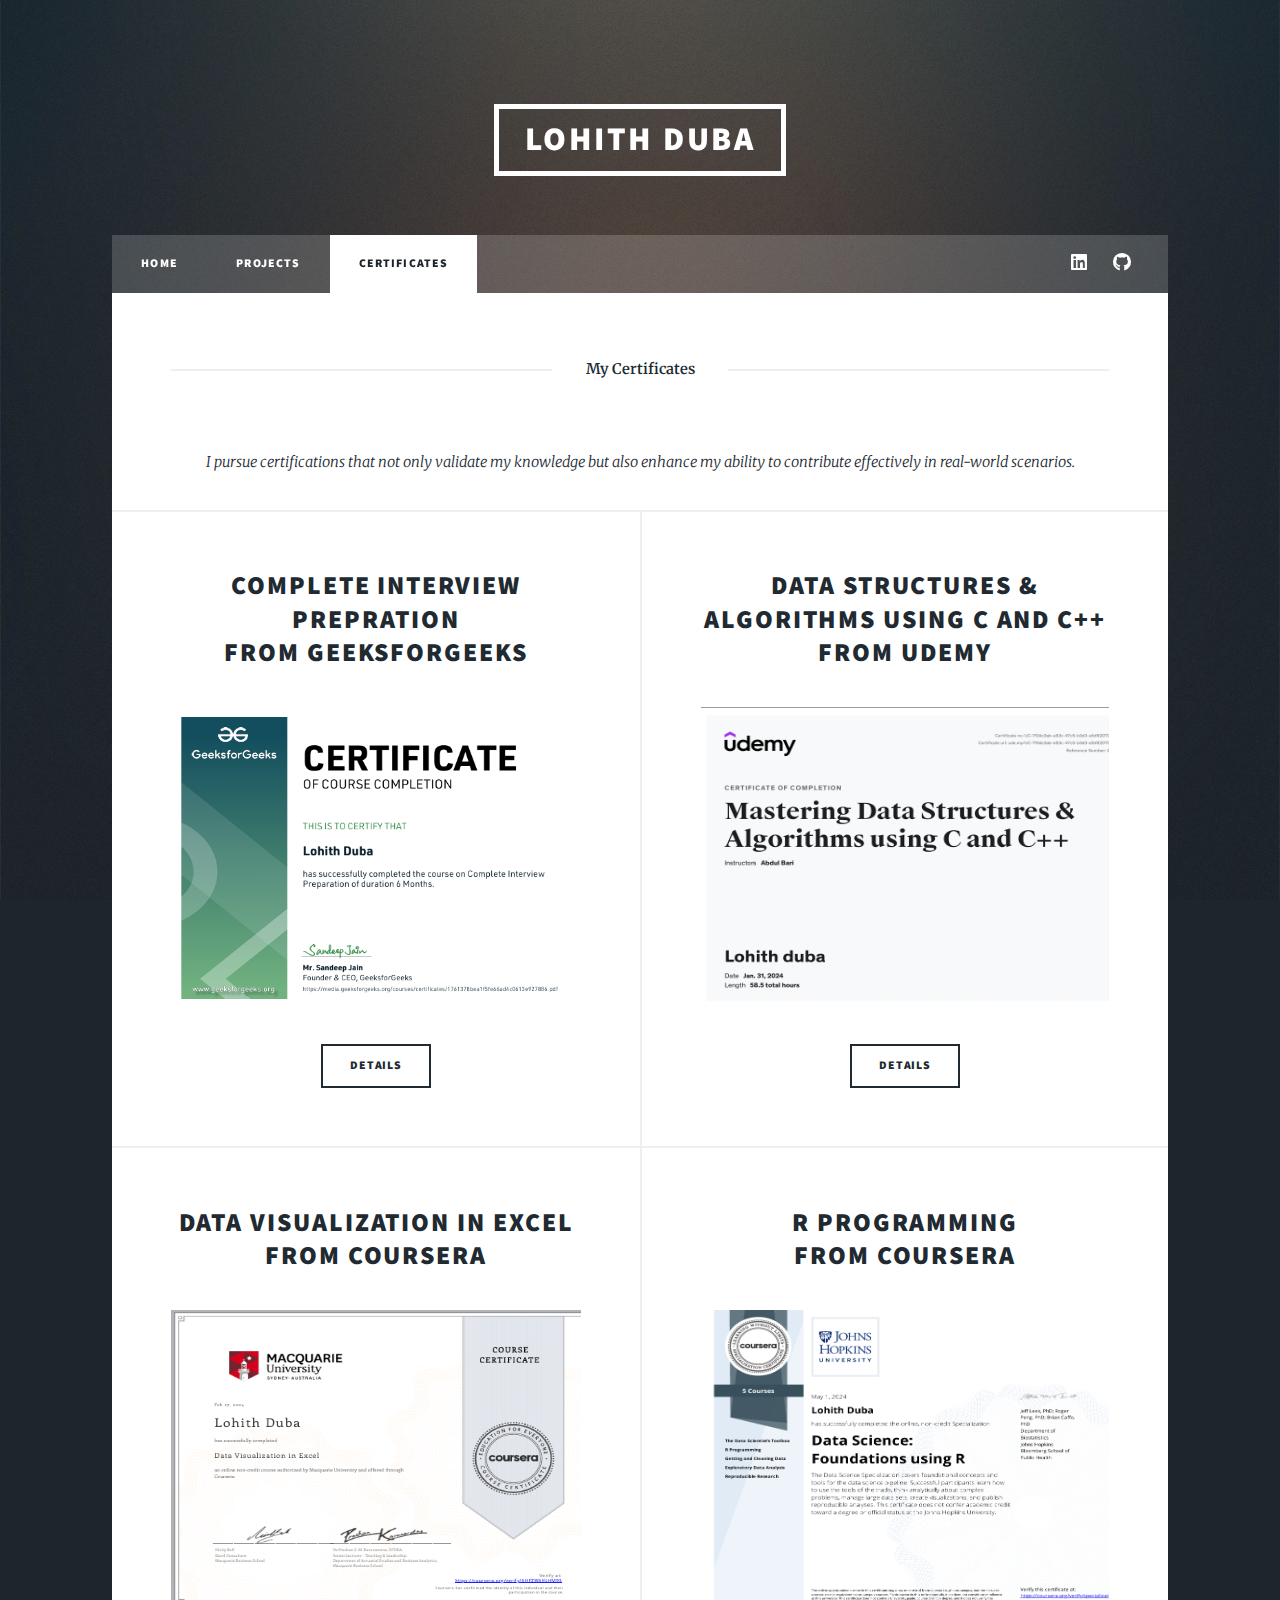
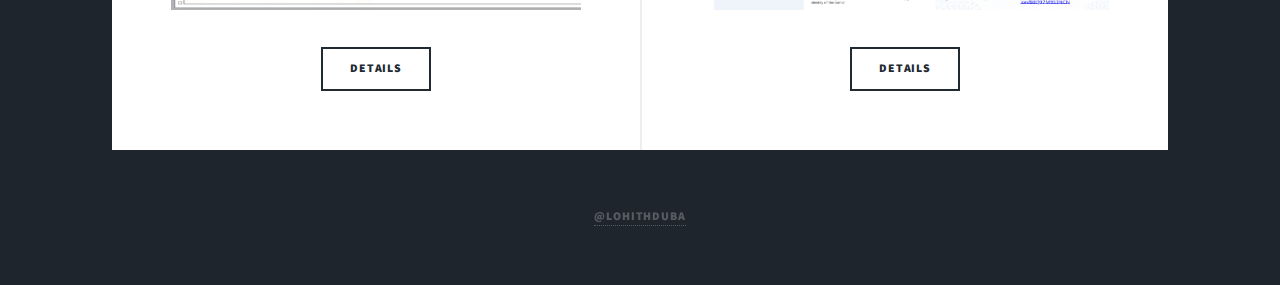
<file: skills.html>
<!DOCTYPE HTML>

<html>
	<head>
		<title>Lohith Duba</title>
		<meta charset="utf-8" />
		<meta name="viewport" content="width=device-width, initial-scale=1, user-scalable=no" />
		<link rel="stylesheet" href="assets/css/main.css" />
		<noscript><link rel="stylesheet" href="assets/css/noscript.css" /></noscript>
	</head>
	<body class="is-preload">

		<!-- Wrapper -->
			<div id="wrapper">

				<!-- Header -->
					<header id="header">
						<a href="index.html" class="logo">Lohith Duba</a>

					</header>

				<!-- Nav -->
					<nav id="nav">
						<ul class="links">
							<li><a href="index.html">Home</a></li>
							<li><a href="generic.html">Projects</a></li>
							<li class="active"><a href="skills.html">Certificates</a></li>
						
						</ul>
						<ul class="icons">
							<li><a href="https://www.linkedin.com/in/lohith-duba-64965324a/" class="icon brands fa-linkedin"><span class="label">LinkedIn</span></a></li>
							<li><a href="https://github.com/Lohithduba" class="icon brands fa-github"><span class="label">GitHub</span></a></li>
						</ul>
					</nav>

				<!-- Main -->
					<div id="main">
						<header class="major">
              <div id="main">

                <!-- Featured Post -->
                  
    
                
                <!-- Footer -->
                  
    
              </div>
							<span class="date"><b>My Certificates</b></span>
							
							<p>I pursue certifications that not only validate my knowledge but also enhance my ability to contribute effectively in real-world scenarios.</p>
						</header>
						<section class="posts">
							<article >
								<header>
									
									<h2><a href="complete interview prep.pdf">Complete Interview Prepration<br/>
										from GeeksforGeeks</a></h2>
								</header>
								<a href="complete interview prep.pdf" class="image fit"><img src="Screenshot 2025-04-15 215128.png" style="width: 440px; height: 300px;"alt=""/></a>
								
								<ul class="actions special">
									<li><a href="complete interview prep.pdf" class="button">Details</a></li>
								</ul>
							</article>
							
							<article >
								<header>
									
									<h2><a href="udemy.pdf">Data structures & Algorithms using C and C++<br />
									from Udemy</a></h2>
								</header>
								<a href="udemy.pdf" class="image fit"><img src="Screenshot 2025-04-15 215459.png" style="width: 440px; height: 300px;"alt=""/></a>
								
								<ul class="actions special">
									<li><a href="udemy.pdf" class="button">Details</a></li>
								</ul>
							</article>
							
							
						</section>
						<!-- Post -->
							
							<section class="posts">
								<article>
									<header>
									
										<h2><a href="excellmooc.pdf"> Data Visualization in Excel <br />
										from Coursera</a></h2>
									</header>
									<a href="excellmooc.pdf" class="image fit"><img src="image.png"  style="width: 440px; height: 300px;" alt="" /></a>
									
									<ul class="actions special">
										<li><a href="excellmooc.pdf" class="button">Details</a></li>
									</ul>
								</article>
								<article >
									<header>
										
										<h2><a href="R special.pdf">R Programming <br />
										from Coursera</a></h2>
									</header>
									<a href="R special.pdf" class="image fit"><img src="Screenshot 2025-04-15 215324.png" style="width: 440px; height: 300px; " alt="" /></a>
									<ul class="actions special">
										<li><a href="R special.pdf" class="button">Details</a></li>
									</ul>
								</article>
								
							</section>


							
					</div>

				

				<!-- Copyright -->
				<div id="copyright">
					<ul><li><a href="https://www.linkedin.com/in/lohith-duba-64965324a/">@LohithDuba</a></li></ul>
				</div>

			</div>

		<!-- Scripts -->
			<script src="assets/js/jquery.min.js"></script>
			<script src="assets/js/jquery.scrollex.min.js"></script>
			<script src="assets/js/jquery.scrolly.min.js"></script>
			<script src="assets/js/browser.min.js"></script>
			<script src="assets/js/breakpoints.min.js"></script>
			<script src="assets/js/util.js"></script>
			<script src="assets/js/main.js"></script>

	</body>
</html>
</file>
<file: assets/css/main.css>
@import url(fontawesome-all.min.css);
@import url("https://fonts.googleapis.com/css?family=Merriweather:300,700,300italic,700italic|Source+Sans+Pro:900");

/*
	Massively by HTML5 UP
	html5up.net | @ajlkn
	Free for personal and commercial use under the CCA 3.0 license (html5up.net/license)
*/

html, body, div, span, applet, object,
iframe, h1, h2, h3, h4, h5, h6, p, blockquote,
pre, a, abbr, acronym, address, big, cite,
code, del, dfn, em, img, ins, kbd, q, s, samp,
small, strike, strong, sub, sup, tt, var, b,
u, i, center, dl, dt, dd, ol, ul, li, fieldset,
form, label, legend, table, caption, tbody,
tfoot, thead, tr, th, td, article, aside,
canvas, details, embed, figure, figcaption,
footer, header, hgroup, menu, nav, output, ruby,
section, summary, time, mark, audio, video {
	margin: 0;
	padding: 0;
	border: 0;
	font-size: 100%;
	font: inherit;
	vertical-align: baseline;}

article, aside, details, figcaption, figure,
footer, header, hgroup, menu, nav, section {
	display: block;}

body {
	line-height: 1;
}

ol, ul {
	list-style: none;
}

blockquote, q {
	quotes: none;
}

	blockquote:before, blockquote:after, q:before, q:after {
		content: '';
		content: none;
	}

table {
	border-collapse: collapse;
	border-spacing: 0;
}

body {
	-webkit-text-size-adjust: none;
}

mark {
	background-color: transparent;
	color: inherit;
}

input::-moz-focus-inner {
	border: 0;
	padding: 0;
}

input, select, textarea {
	-moz-appearance: none;
	-webkit-appearance: none;
	-ms-appearance: none;
	appearance: none;
}

/* Basic */

	@-ms-viewport {
		width: device-width;
	}

	body {
		-ms-overflow-style: scrollbar;
	}

	@media screen and (max-width: 480px) {

		html, body {
			min-width: 320px;
		}

	}

	html {
		box-sizing: border-box;
	}

	*, *:before, *:after {
		box-sizing: inherit;
	}

	body {
		background-color: #1e252d;
	}

		body.is-preload *, body.is-preload *:before, body.is-preload *:after {
			-moz-animation: none !important;
			-webkit-animation: none !important;
			-ms-animation: none !important;
			animation: none !important;
			-moz-transition: none !important;
			-webkit-transition: none !important;
			-ms-transition: none !important;
			transition: none !important;
		}

/* Type */

	html {
		font-size: 16pt;
	}

		@media screen and (max-width: 1680px) {

			html {
				font-size: 12pt;
			}

		}

		@media screen and (max-width: 1280px) {

			html {
				font-size: 11pt;
			}

		}

		@media screen and (max-width: 360px) {

			html {
				font-size: 10pt;
			}

		}

	body {
		color: #212931;
	}

	body, input, select, textarea {
		font-family: "Merriweather", Georgia, serif;
		font-weight: 300;
		font-size: 1rem;
		line-height: 2.375;
	}

	a {
		-moz-transition: color 0.2s ease-in-out, background-color 0.2s ease-in-out, border-color 0.2s ease-in-out, box-shadow 0.2s ease-in-out;
		-webkit-transition: color 0.2s ease-in-out, background-color 0.2s ease-in-out, border-color 0.2s ease-in-out, box-shadow 0.2s ease-in-out;
		-ms-transition: color 0.2s ease-in-out, background-color 0.2s ease-in-out, border-color 0.2s ease-in-out, box-shadow 0.2s ease-in-out;
		transition: color 0.2s ease-in-out, background-color 0.2s ease-in-out, border-color 0.2s ease-in-out, box-shadow 0.2s ease-in-out;
		border-bottom: dotted 1px;
		text-decoration: none;
	}

		a:hover {
			border-bottom-color: transparent;
		}

	strong, b {
		font-weight: 600;
	}

	em, i {
		font-style: italic;
	}

	p {
		text-align: justify;
		margin: 0 0 2rem 0;
	}

	h1, h2, h3, h4, h5, h6 {
		font-family: "Source Sans Pro", Helvetica, sans-serif;
		font-weight: 900;
		line-height: 1.5;
		letter-spacing: 0.075em;
		text-transform: uppercase;
		margin: 0 0 1rem 0;
	}

		h1 a, h2 a, h3 a, h4 a, h5 a, h6 a {
			border-bottom: 0;
			color: inherit;
			text-decoration: none;
		}

	h1 {
		font-size: 4rem;
		line-height: 1.1;
		margin: 0 0 2rem 0;
	}

	h2 {
		font-size: 1.75rem;
		line-height: 1.3;
		margin: 0 0 1.5rem 0;
	}

	h3 {
		font-size: 1.25rem;
		margin: 0 0 1.5rem 0;
	}

	h4 {
		font-size: 1rem;
	}

	h5 {
		font-size: 0.9rem;
	}

	h6 {
		font-size: 0.8rem;
	}

	sub {
		font-size: 0.8rem;
		position: relative;
		top: 0.5rem;
	}

	sup {
		font-size: 0.8rem;
		position: relative;
		top: -0.5rem;
	}

	blockquote {
		border-left: solid 4px;
		font-style: italic;
		margin: 0 0 2rem 0;
		padding: 0.5rem 0 0.5rem 2rem;
	}

	code {
		border: solid 2px;
		font-family: "Courier New", monospace;
		font-size: 0.9rem;
		margin: 0 0.25rem;
		padding: 0.25rem 0.65rem;
	}

	pre {
		-webkit-overflow-scrolling: touch;
		font-family: "Courier New", monospace;
		font-size: 0.9rem;
		margin: 0 0 2rem 0;
	}

		pre code {
			display: block;
			line-height: 1.75;
			padding: 1rem 1.5rem;
			overflow-x: auto;
		}

	hr {
		border: 0;
		border-bottom: solid 2px;
		margin: 3rem 0;
	}

		hr.major {
			margin: 5rem 0;
		}

	.align-left {
		text-align: left;
	}

	.align-center {
		text-align: center;
	}

	.align-right {
		text-align: right;
	}

	input, select, textarea {
		color: #212931;
	}

	a {
		color: #212931;
		border-bottom-color: rgba(33, 41, 49, 0.5);
	}

		a:hover {
			border-bottom-color: transparent;
			color: #18bfef !important;
		}

	strong, b {
		color: #212931;
	}

	h1, h2, h3, h4, h5, h6 {
		color: #212931;
	}

	blockquote {
		border-left-color: #eeeeee;
	}

	code {
		background: rgba(220, 220, 220, 0.25);
		border-color: #eeeeee;
	}

	hr {
		border-bottom-color: #eeeeee;
	}

/* Row */

	.row {
		display: flex;
		flex-wrap: wrap;
		box-sizing: border-box;
		align-items: stretch;
	}

		.row > * {
			box-sizing: border-box;
		}

		.row.gtr-uniform > * > :last-child {
			margin-bottom: 0;
		}

		.row.aln-left {
			justify-content: flex-start;
		}

		.row.aln-center {
			justify-content: center;
		}

		.row.aln-right {
			justify-content: flex-end;
		}

		.row.aln-top {
			align-items: flex-start;
		}

		.row.aln-middle {
			align-items: center;
		}

		.row.aln-bottom {
			align-items: flex-end;
		}

		.row > .imp {
			order: -1;
		}

		.row > .col-1 {
			width: 8.33333%;
		}

		.row > .off-1 {
			margin-left: 8.33333%;
		}

		.row > .col-2 {
			width: 16.66667%;
		}

		.row > .off-2 {
			margin-left: 16.66667%;
		}

		.row > .col-3 {
			width: 25%;
		}

		.row > .off-3 {
			margin-left: 25%;
		}

		.row > .col-4 {
			width: 33.33333%;
		}

		.row > .off-4 {
			margin-left: 33.33333%;
		}

		.row > .col-5 {
			width: 41.66667%;
		}

		.row > .off-5 {
			margin-left: 41.66667%;
		}

		.row > .col-6 {
			width: 50%;
		}

		.row > .off-6 {
			margin-left: 50%;
		}

		.row > .col-7 {
			width: 58.33333%;
		}

		.row > .off-7 {
			margin-left: 58.33333%;
		}

		.row > .col-8 {
			width: 66.66667%;
		}

		.row > .off-8 {
			margin-left: 66.66667%;
		}

		.row > .col-9 {
			width: 75%;
		}

		.row > .off-9 {
			margin-left: 75%;
		}

		.row > .col-10 {
			width: 83.33333%;
		}

		.row > .off-10 {
			margin-left: 83.33333%;
		}

		.row > .col-11 {
			width: 91.66667%;
		}

		.row > .off-11 {
			margin-left: 91.66667%;
		}

		.row > .col-12 {
			width: 100%;
		}

		.row > .off-12 {
			margin-left: 100%;
		}

		.row.gtr-0 {
			margin-top: 0;
			margin-left: 0rem;
		}

			.row.gtr-0 > * {
				padding: 0 0 0 0rem;
			}

			.row.gtr-0.gtr-uniform {
				margin-top: 0rem;
			}

				.row.gtr-0.gtr-uniform > * {
					padding-top: 0rem;
				}

		.row.gtr-25 {
			margin-top: 0;
			margin-left: -0.375rem;
		}

			.row.gtr-25 > * {
				padding: 0 0 0 0.375rem;
			}

			.row.gtr-25.gtr-uniform {
				margin-top: -0.375rem;
			}

				.row.gtr-25.gtr-uniform > * {
					padding-top: 0.375rem;
				}

		.row.gtr-50 {
			margin-top: 0;
			margin-left: -0.75rem;
		}

			.row.gtr-50 > * {
				padding: 0 0 0 0.75rem;
			}

			.row.gtr-50.gtr-uniform {
				margin-top: -0.75rem;
			}

				.row.gtr-50.gtr-uniform > * {
					padding-top: 0.75rem;
				}

		.row {
			margin-top: 0;
			margin-left: -1.5rem;
		}

			.row > * {
				padding: 0 0 0 1.5rem;
			}

			.row.gtr-uniform {
				margin-top: -1.5rem;
			}

				.row.gtr-uniform > * {
					padding-top: 1.5rem;
				}

		.row.gtr-150 {
			margin-top: 0;
			margin-left: -2.25rem;
		}

			.row.gtr-150 > * {
				padding: 0 0 0 2.25rem;
			}

			.row.gtr-150.gtr-uniform {
				margin-top: -2.25rem;
			}

				.row.gtr-150.gtr-uniform > * {
					padding-top: 2.25rem;
				}

		.row.gtr-200 {
			margin-top: 0;
			margin-left: -3rem;
		}

			.row.gtr-200 > * {
				padding: 0 0 0 3rem;
			}

			.row.gtr-200.gtr-uniform {
				margin-top: -3rem;
			}

				.row.gtr-200.gtr-uniform > * {
					padding-top: 3rem;
				}

		@media screen and (max-width: 1680px) {

			.row {
				display: flex;
				flex-wrap: wrap;
				box-sizing: border-box;
				align-items: stretch;
			}

				.row > * {
					box-sizing: border-box;
				}

				.row.gtr-uniform > * > :last-child {
					margin-bottom: 0;
				}

				.row.aln-left {
					justify-content: flex-start;
				}

				.row.aln-center {
					justify-content: center;
				}

				.row.aln-right {
					justify-content: flex-end;
				}

				.row.aln-top {
					align-items: flex-start;
				}

				.row.aln-middle {
					align-items: center;
				}

				.row.aln-bottom {
					align-items: flex-end;
				}

				.row > .imp-xlarge {
					order: -1;
				}

				.row > .col-1-xlarge {
					width: 8.33333%;
				}

				.row > .off-1-xlarge {
					margin-left: 8.33333%;
				}

				.row > .col-2-xlarge {
					width: 16.66667%;
				}

				.row > .off-2-xlarge {
					margin-left: 16.66667%;
				}

				.row > .col-3-xlarge {
					width: 25%;
				}

				.row > .off-3-xlarge {
					margin-left: 25%;
				}

				.row > .col-4-xlarge {
					width: 33.33333%;
				}

				.row > .off-4-xlarge {
					margin-left: 33.33333%;
				}

				.row > .col-5-xlarge {
					width: 41.66667%;
				}

				.row > .off-5-xlarge {
					margin-left: 41.66667%;
				}

				.row > .col-6-xlarge {
					width: 50%;
				}

				.row > .off-6-xlarge {
					margin-left: 50%;
				}

				.row > .col-7-xlarge {
					width: 58.33333%;
				}

				.row > .off-7-xlarge {
					margin-left: 58.33333%;
				}

				.row > .col-8-xlarge {
					width: 66.66667%;
				}

				.row > .off-8-xlarge {
					margin-left: 66.66667%;
				}

				.row > .col-9-xlarge {
					width: 75%;
				}

				.row > .off-9-xlarge {
					margin-left: 75%;
				}

				.row > .col-10-xlarge {
					width: 83.33333%;
				}

				.row > .off-10-xlarge {
					margin-left: 83.33333%;
				}

				.row > .col-11-xlarge {
					width: 91.66667%;
				}

				.row > .off-11-xlarge {
					margin-left: 91.66667%;
				}

				.row > .col-12-xlarge {
					width: 100%;
				}

				.row > .off-12-xlarge {
					margin-left: 100%;
				}

				.row.gtr-0 {
					margin-top: 0;
					margin-left: 0rem;
				}

					.row.gtr-0 > * {
						padding: 0 0 0 0rem;
					}

					.row.gtr-0.gtr-uniform {
						margin-top: 0rem;
					}

						.row.gtr-0.gtr-uniform > * {
							padding-top: 0rem;
						}

				.row.gtr-25 {
					margin-top: 0;
					margin-left: -0.375rem;
				}

					.row.gtr-25 > * {
						padding: 0 0 0 0.375rem;
					}

					.row.gtr-25.gtr-uniform {
						margin-top: -0.375rem;
					}

						.row.gtr-25.gtr-uniform > * {
							padding-top: 0.375rem;
						}

				.row.gtr-50 {
					margin-top: 0;
					margin-left: -0.75rem;
				}

					.row.gtr-50 > * {
						padding: 0 0 0 0.75rem;
					}

					.row.gtr-50.gtr-uniform {
						margin-top: -0.75rem;
					}

						.row.gtr-50.gtr-uniform > * {
							padding-top: 0.75rem;
						}

				.row {
					margin-top: 0;
					margin-left: -1.5rem;
				}

					.row > * {
						padding: 0 0 0 1.5rem;
					}

					.row.gtr-uniform {
						margin-top: -1.5rem;
					}

						.row.gtr-uniform > * {
							padding-top: 1.5rem;
						}

				.row.gtr-150 {
					margin-top: 0;
					margin-left: -2.25rem;
				}

					.row.gtr-150 > * {
						padding: 0 0 0 2.25rem;
					}

					.row.gtr-150.gtr-uniform {
						margin-top: -2.25rem;
					}

						.row.gtr-150.gtr-uniform > * {
							padding-top: 2.25rem;
						}

				.row.gtr-200 {
					margin-top: 0;
					margin-left: -3rem;
				}

					.row.gtr-200 > * {
						padding: 0 0 0 3rem;
					}

					.row.gtr-200.gtr-uniform {
						margin-top: -3rem;
					}

						.row.gtr-200.gtr-uniform > * {
							padding-top: 3rem;
						}

		}

		@media screen and (max-width: 1280px) {

			.row {
				display: flex;
				flex-wrap: wrap;
				box-sizing: border-box;
				align-items: stretch;
			}

				.row > * {
					box-sizing: border-box;
				}

				.row.gtr-uniform > * > :last-child {
					margin-bottom: 0;
				}

				.row.aln-left {
					justify-content: flex-start;
				}

				.row.aln-center {
					justify-content: center;
				}

				.row.aln-right {
					justify-content: flex-end;
				}

				.row.aln-top {
					align-items: flex-start;
				}

				.row.aln-middle {
					align-items: center;
				}

				.row.aln-bottom {
					align-items: flex-end;
				}

				.row > .imp-large {
					order: -1;
				}

				.row > .col-1-large {
					width: 8.33333%;
				}

				.row > .off-1-large {
					margin-left: 8.33333%;
				}

				.row > .col-2-large {
					width: 16.66667%;
				}

				.row > .off-2-large {
					margin-left: 16.66667%;
				}

				.row > .col-3-large {
					width: 25%;
				}

				.row > .off-3-large {
					margin-left: 25%;
				}

				.row > .col-4-large {
					width: 33.33333%;
				}

				.row > .off-4-large {
					margin-left: 33.33333%;
				}

				.row > .col-5-large {
					width: 41.66667%;
				}

				.row > .off-5-large {
					margin-left: 41.66667%;
				}

				.row > .col-6-large {
					width: 50%;
				}

				.row > .off-6-large {
					margin-left: 50%;
				}

				.row > .col-7-large {
					width: 58.33333%;
				}

				.row > .off-7-large {
					margin-left: 58.33333%;
				}

				.row > .col-8-large {
					width: 66.66667%;
				}

				.row > .off-8-large {
					margin-left: 66.66667%;
				}

				.row > .col-9-large {
					width: 75%;
				}

				.row > .off-9-large {
					margin-left: 75%;
				}

				.row > .col-10-large {
					width: 83.33333%;
				}

				.row > .off-10-large {
					margin-left: 83.33333%;
				}

				.row > .col-11-large {
					width: 91.66667%;
				}

				.row > .off-11-large {
					margin-left: 91.66667%;
				}

				.row > .col-12-large {
					width: 100%;
				}

				.row > .off-12-large {
					margin-left: 100%;
				}

				.row.gtr-0 {
					margin-top: 0;
					margin-left: 0rem;
				}

					.row.gtr-0 > * {
						padding: 0 0 0 0rem;
					}

					.row.gtr-0.gtr-uniform {
						margin-top: 0rem;
					}

						.row.gtr-0.gtr-uniform > * {
							padding-top: 0rem;
						}

				.row.gtr-25 {
					margin-top: 0;
					margin-left: -0.375rem;
				}

					.row.gtr-25 > * {
						padding: 0 0 0 0.375rem;
					}

					.row.gtr-25.gtr-uniform {
						margin-top: -0.375rem;
					}

						.row.gtr-25.gtr-uniform > * {
							padding-top: 0.375rem;
						}

				.row.gtr-50 {
					margin-top: 0;
					margin-left: -0.75rem;
				}

					.row.gtr-50 > * {
						padding: 0 0 0 0.75rem;
					}

					.row.gtr-50.gtr-uniform {
						margin-top: -0.75rem;
					}

						.row.gtr-50.gtr-uniform > * {
							padding-top: 0.75rem;
						}

				.row {
					margin-top: 0;
					margin-left: -1.5rem;
				}

					.row > * {
						padding: 0 0 0 1.5rem;
					}

					.row.gtr-uniform {
						margin-top: -1.5rem;
					}

						.row.gtr-uniform > * {
							padding-top: 1.5rem;
						}

				.row.gtr-150 {
					margin-top: 0;
					margin-left: -2.25rem;
				}

					.row.gtr-150 > * {
						padding: 0 0 0 2.25rem;
					}

					.row.gtr-150.gtr-uniform {
						margin-top: -2.25rem;
					}

						.row.gtr-150.gtr-uniform > * {
							padding-top: 2.25rem;
						}

				.row.gtr-200 {
					margin-top: 0;
					margin-left: -3rem;
				}

					.row.gtr-200 > * {
						padding: 0 0 0 3rem;
					}

					.row.gtr-200.gtr-uniform {
						margin-top: -3rem;
					}

						.row.gtr-200.gtr-uniform > * {
							padding-top: 3rem;
						}

		}

		@media screen and (max-width: 980px) {

			.row {
				display: flex;
				flex-wrap: wrap;
				box-sizing: border-box;
				align-items: stretch;
			}

				.row > * {
					box-sizing: border-box;
				}

				.row.gtr-uniform > * > :last-child {
					margin-bottom: 0;
				}

				.row.aln-left {
					justify-content: flex-start;
				}

				.row.aln-center {
					justify-content: center;
				}

				.row.aln-right {
					justify-content: flex-end;
				}

				.row.aln-top {
					align-items: flex-start;
				}

				.row.aln-middle {
					align-items: center;
				}

				.row.aln-bottom {
					align-items: flex-end;
				}

				.row > .imp-medium {
					order: -1;
				}

				.row > .col-1-medium {
					width: 8.33333%;
				}

				.row > .off-1-medium {
					margin-left: 8.33333%;
				}

				.row > .col-2-medium {
					width: 16.66667%;
				}

				.row > .off-2-medium {
					margin-left: 16.66667%;
				}

				.row > .col-3-medium {
					width: 25%;
				}

				.row > .off-3-medium {
					margin-left: 25%;
				}

				.row > .col-4-medium {
					width: 33.33333%;
				}

				.row > .off-4-medium {
					margin-left: 33.33333%;
				}

				.row > .col-5-medium {
					width: 41.66667%;
				}

				.row > .off-5-medium {
					margin-left: 41.66667%;
				}

				.row > .col-6-medium {
					width: 50%;
				}

				.row > .off-6-medium {
					margin-left: 50%;
				}

				.row > .col-7-medium {
					width: 58.33333%;
				}

				.row > .off-7-medium {
					margin-left: 58.33333%;
				}

				.row > .col-8-medium {
					width: 66.66667%;
				}

				.row > .off-8-medium {
					margin-left: 66.66667%;
				}

				.row > .col-9-medium {
					width: 75%;
				}

				.row > .off-9-medium {
					margin-left: 75%;
				}

				.row > .col-10-medium {
					width: 83.33333%;
				}

				.row > .off-10-medium {
					margin-left: 83.33333%;
				}

				.row > .col-11-medium {
					width: 91.66667%;
				}

				.row > .off-11-medium {
					margin-left: 91.66667%;
				}

				.row > .col-12-medium {
					width: 100%;
				}

				.row > .off-12-medium {
					margin-left: 100%;
				}

				.row.gtr-0 {
					margin-top: 0;
					margin-left: 0rem;
				}

					.row.gtr-0 > * {
						padding: 0 0 0 0rem;
					}

					.row.gtr-0.gtr-uniform {
						margin-top: 0rem;
					}

						.row.gtr-0.gtr-uniform > * {
							padding-top: 0rem;
						}

				.row.gtr-25 {
					margin-top: 0;
					margin-left: -0.375rem;
				}

					.row.gtr-25 > * {
						padding: 0 0 0 0.375rem;
					}

					.row.gtr-25.gtr-uniform {
						margin-top: -0.375rem;
					}

						.row.gtr-25.gtr-uniform > * {
							padding-top: 0.375rem;
						}

				.row.gtr-50 {
					margin-top: 0;
					margin-left: -0.75rem;
				}

					.row.gtr-50 > * {
						padding: 0 0 0 0.75rem;
					}

					.row.gtr-50.gtr-uniform {
						margin-top: -0.75rem;
					}

						.row.gtr-50.gtr-uniform > * {
							padding-top: 0.75rem;
						}

				.row {
					margin-top: 0;
					margin-left: -1.5rem;
				}

					.row > * {
						padding: 0 0 0 1.5rem;
					}

					.row.gtr-uniform {
						margin-top: -1.5rem;
					}

						.row.gtr-uniform > * {
							padding-top: 1.5rem;
						}

				.row.gtr-150 {
					margin-top: 0;
					margin-left: -2.25rem;
				}

					.row.gtr-150 > * {
						padding: 0 0 0 2.25rem;
					}

					.row.gtr-150.gtr-uniform {
						margin-top: -2.25rem;
					}

						.row.gtr-150.gtr-uniform > * {
							padding-top: 2.25rem;
						}

				.row.gtr-200 {
					margin-top: 0;
					margin-left: -3rem;
				}

					.row.gtr-200 > * {
						padding: 0 0 0 3rem;
					}

					.row.gtr-200.gtr-uniform {
						margin-top: -3rem;
					}

						.row.gtr-200.gtr-uniform > * {
							padding-top: 3rem;
						}

		}

		@media screen and (max-width: 736px) {

			.row {
				display: flex;
				flex-wrap: wrap;
				box-sizing: border-box;
				align-items: stretch;
			}

				.row > * {
					box-sizing: border-box;
				}

				.row.gtr-uniform > * > :last-child {
					margin-bottom: 0;
				}

				.row.aln-left {
					justify-content: flex-start;
				}

				.row.aln-center {
					justify-content: center;
				}

				.row.aln-right {
					justify-content: flex-end;
				}

				.row.aln-top {
					align-items: flex-start;
				}

				.row.aln-middle {
					align-items: center;
				}

				.row.aln-bottom {
					align-items: flex-end;
				}

				.row > .imp-small {
					order: -1;
				}

				.row > .col-1-small {
					width: 8.33333%;
				}

				.row > .off-1-small {
					margin-left: 8.33333%;
				}

				.row > .col-2-small {
					width: 16.66667%;
				}

				.row > .off-2-small {
					margin-left: 16.66667%;
				}

				.row > .col-3-small {
					width: 25%;
				}

				.row > .off-3-small {
					margin-left: 25%;
				}

				.row > .col-4-small {
					width: 33.33333%;
				}

				.row > .off-4-small {
					margin-left: 33.33333%;
				}

				.row > .col-5-small {
					width: 41.66667%;
				}

				.row > .off-5-small {
					margin-left: 41.66667%;
				}

				.row > .col-6-small {
					width: 50%;
				}

				.row > .off-6-small {
					margin-left: 50%;
				}

				.row > .col-7-small {
					width: 58.33333%;
				}

				.row > .off-7-small {
					margin-left: 58.33333%;
				}

				.row > .col-8-small {
					width: 66.66667%;
				}

				.row > .off-8-small {
					margin-left: 66.66667%;
				}

				.row > .col-9-small {
					width: 75%;
				}

				.row > .off-9-small {
					margin-left: 75%;
				}

				.row > .col-10-small {
					width: 83.33333%;
				}

				.row > .off-10-small {
					margin-left: 83.33333%;
				}

				.row > .col-11-small {
					width: 91.66667%;
				}

				.row > .off-11-small {
					margin-left: 91.66667%;
				}

				.row > .col-12-small {
					width: 100%;
				}

				.row > .off-12-small {
					margin-left: 100%;
				}

				.row.gtr-0 {
					margin-top: 0;
					margin-left: 0rem;
				}

					.row.gtr-0 > * {
						padding: 0 0 0 0rem;
					}

					.row.gtr-0.gtr-uniform {
						margin-top: 0rem;
					}

						.row.gtr-0.gtr-uniform > * {
							padding-top: 0rem;
						}

				.row.gtr-25 {
					margin-top: 0;
					margin-left: -0.375rem;
				}

					.row.gtr-25 > * {
						padding: 0 0 0 0.375rem;
					}

					.row.gtr-25.gtr-uniform {
						margin-top: -0.375rem;
					}

						.row.gtr-25.gtr-uniform > * {
							padding-top: 0.375rem;
						}

				.row.gtr-50 {
					margin-top: 0;
					margin-left: -0.75rem;
				}

					.row.gtr-50 > * {
						padding: 0 0 0 0.75rem;
					}

					.row.gtr-50.gtr-uniform {
						margin-top: -0.75rem;
					}

						.row.gtr-50.gtr-uniform > * {
							padding-top: 0.75rem;
						}

				.row {
					margin-top: 0;
					margin-left: -1.5rem;
				}

					.row > * {
						padding: 0 0 0 1.5rem;
					}

					.row.gtr-uniform {
						margin-top: -1.5rem;
					}

						.row.gtr-uniform > * {
							padding-top: 1.5rem;
						}

				.row.gtr-150 {
					margin-top: 0;
					margin-left: -2.25rem;
				}

					.row.gtr-150 > * {
						padding: 0 0 0 2.25rem;
					}

					.row.gtr-150.gtr-uniform {
						margin-top: -2.25rem;
					}

						.row.gtr-150.gtr-uniform > * {
							padding-top: 2.25rem;
						}

				.row.gtr-200 {
					margin-top: 0;
					margin-left: -3rem;
				}

					.row.gtr-200 > * {
						padding: 0 0 0 3rem;
					}

					.row.gtr-200.gtr-uniform {
						margin-top: -3rem;
					}

						.row.gtr-200.gtr-uniform > * {
							padding-top: 3rem;
						}

		}

		@media screen and (max-width: 480px) {

			.row {
				display: flex;
				flex-wrap: wrap;
				box-sizing: border-box;
				align-items: stretch;
			}

				.row > * {
					box-sizing: border-box;
				}

				.row.gtr-uniform > * > :last-child {
					margin-bottom: 0;
				}

				.row.aln-left {
					justify-content: flex-start;
				}

				.row.aln-center {
					justify-content: center;
				}

				.row.aln-right {
					justify-content: flex-end;
				}

				.row.aln-top {
					align-items: flex-start;
				}

				.row.aln-middle {
					align-items: center;
				}

				.row.aln-bottom {
					align-items: flex-end;
				}

				.row > .imp-xsmall {
					order: -1;
				}

				.row > .col-1-xsmall {
					width: 8.33333%;
				}

				.row > .off-1-xsmall {
					margin-left: 8.33333%;
				}

				.row > .col-2-xsmall {
					width: 16.66667%;
				}

				.row > .off-2-xsmall {
					margin-left: 16.66667%;
				}

				.row > .col-3-xsmall {
					width: 25%;
				}

				.row > .off-3-xsmall {
					margin-left: 25%;
				}

				.row > .col-4-xsmall {
					width: 33.33333%;
				}

				.row > .off-4-xsmall {
					margin-left: 33.33333%;
				}

				.row > .col-5-xsmall {
					width: 41.66667%;
				}

				.row > .off-5-xsmall {
					margin-left: 41.66667%;
				}

				.row > .col-6-xsmall {
					width: 50%;
				}

				.row > .off-6-xsmall {
					margin-left: 50%;
				}

				.row > .col-7-xsmall {
					width: 58.33333%;
				}

				.row > .off-7-xsmall {
					margin-left: 58.33333%;
				}

				.row > .col-8-xsmall {
					width: 66.66667%;
				}

				.row > .off-8-xsmall {
					margin-left: 66.66667%;
				}

				.row > .col-9-xsmall {
					width: 75%;
				}

				.row > .off-9-xsmall {
					margin-left: 75%;
				}

				.row > .col-10-xsmall {
					width: 83.33333%;
				}

				.row > .off-10-xsmall {
					margin-left: 83.33333%;
				}

				.row > .col-11-xsmall {
					width: 91.66667%;
				}

				.row > .off-11-xsmall {
					margin-left: 91.66667%;
				}

				.row > .col-12-xsmall {
					width: 100%;
				}

				.row > .off-12-xsmall {
					margin-left: 100%;
				}

				.row.gtr-0 {
					margin-top: 0;
					margin-left: 0rem;
				}

					.row.gtr-0 > * {
						padding: 0 0 0 0rem;
					}

					.row.gtr-0.gtr-uniform {
						margin-top: 0rem;
					}

						.row.gtr-0.gtr-uniform > * {
							padding-top: 0rem;
						}

				.row.gtr-25 {
					margin-top: 0;
					margin-left: -0.375rem;
				}

					.row.gtr-25 > * {
						padding: 0 0 0 0.375rem;
					}

					.row.gtr-25.gtr-uniform {
						margin-top: -0.375rem;
					}

						.row.gtr-25.gtr-uniform > * {
							padding-top: 0.375rem;
						}

				.row.gtr-50 {
					margin-top: 0;
					margin-left: -0.75rem;
				}

					.row.gtr-50 > * {
						padding: 0 0 0 0.75rem;
					}

					.row.gtr-50.gtr-uniform {
						margin-top: -0.75rem;
					}

						.row.gtr-50.gtr-uniform > * {
							padding-top: 0.75rem;
						}

				.row {
					margin-top: 0;
					margin-left: -1.5rem;
				}

					.row > * {
						padding: 0 0 0 1.5rem;
					}

					.row.gtr-uniform {
						margin-top: -1.5rem;
					}

						.row.gtr-uniform > * {
							padding-top: 1.5rem;
						}

				.row.gtr-150 {
					margin-top: 0;
					margin-left: -2.25rem;
				}

					.row.gtr-150 > * {
						padding: 0 0 0 2.25rem;
					}

					.row.gtr-150.gtr-uniform {
						margin-top: -2.25rem;
					}

						.row.gtr-150.gtr-uniform > * {
							padding-top: 2.25rem;
						}

				.row.gtr-200 {
					margin-top: 0;
					margin-left: -3rem;
				}

					.row.gtr-200 > * {
						padding: 0 0 0 3rem;
					}

					.row.gtr-200.gtr-uniform {
						margin-top: -3rem;
					}

						.row.gtr-200.gtr-uniform > * {
							padding-top: 3rem;
						}

		}

		@media screen and (max-width: 360px) {

			.row {
				display: flex;
				flex-wrap: wrap;
				box-sizing: border-box;
				align-items: stretch;
			}

				.row > * {
					box-sizing: border-box;
				}

				.row.gtr-uniform > * > :last-child {
					margin-bottom: 0;
				}

				.row.aln-left {
					justify-content: flex-start;
				}

				.row.aln-center {
					justify-content: center;
				}

				.row.aln-right {
					justify-content: flex-end;
				}

				.row.aln-top {
					align-items: flex-start;
				}

				.row.aln-middle {
					align-items: center;
				}

				.row.aln-bottom {
					align-items: flex-end;
				}

				.row > .imp-xxsmall {
					order: -1;
				}

				.row > .col-1-xxsmall {
					width: 8.33333%;
				}

				.row > .off-1-xxsmall {
					margin-left: 8.33333%;
				}

				.row > .col-2-xxsmall {
					width: 16.66667%;
				}

				.row > .off-2-xxsmall {
					margin-left: 16.66667%;
				}

				.row > .col-3-xxsmall {
					width: 25%;
				}

				.row > .off-3-xxsmall {
					margin-left: 25%;
				}

				.row > .col-4-xxsmall {
					width: 33.33333%;
				}

				.row > .off-4-xxsmall {
					margin-left: 33.33333%;
				}

				.row > .col-5-xxsmall {
					width: 41.66667%;
				}

				.row > .off-5-xxsmall {
					margin-left: 41.66667%;
				}

				.row > .col-6-xxsmall {
					width: 50%;
				}

				.row > .off-6-xxsmall {
					margin-left: 50%;
				}

				.row > .col-7-xxsmall {
					width: 58.33333%;
				}

				.row > .off-7-xxsmall {
					margin-left: 58.33333%;
				}

				.row > .col-8-xxsmall {
					width: 66.66667%;
				}

				.row > .off-8-xxsmall {
					margin-left: 66.66667%;
				}

				.row > .col-9-xxsmall {
					width: 75%;
				}

				.row > .off-9-xxsmall {
					margin-left: 75%;
				}

				.row > .col-10-xxsmall {
					width: 83.33333%;
				}

				.row > .off-10-xxsmall {
					margin-left: 83.33333%;
				}

				.row > .col-11-xxsmall {
					width: 91.66667%;
				}

				.row > .off-11-xxsmall {
					margin-left: 91.66667%;
				}

				.row > .col-12-xxsmall {
					width: 100%;
				}

				.row > .off-12-xxsmall {
					margin-left: 100%;
				}

				.row.gtr-0 {
					margin-top: 0;
					margin-left: 0rem;
				}

					.row.gtr-0 > * {
						padding: 0 0 0 0rem;
					}

					.row.gtr-0.gtr-uniform {
						margin-top: 0rem;
					}

						.row.gtr-0.gtr-uniform > * {
							padding-top: 0rem;
						}

				.row.gtr-25 {
					margin-top: 0;
					margin-left: -0.375rem;
				}

					.row.gtr-25 > * {
						padding: 0 0 0 0.375rem;
					}

					.row.gtr-25.gtr-uniform {
						margin-top: -0.375rem;
					}

						.row.gtr-25.gtr-uniform > * {
							padding-top: 0.375rem;
						}

				.row.gtr-50 {
					margin-top: 0;
					margin-left: -0.75rem;
				}

					.row.gtr-50 > * {
						padding: 0 0 0 0.75rem;
					}

					.row.gtr-50.gtr-uniform {
						margin-top: -0.75rem;
					}

						.row.gtr-50.gtr-uniform > * {
							padding-top: 0.75rem;
						}

				.row {
					margin-top: 0;
					margin-left: -1.5rem;
				}

					.row > * {
						padding: 0 0 0 1.5rem;
					}

					.row.gtr-uniform {
						margin-top: -1.5rem;
					}

						.row.gtr-uniform > * {
							padding-top: 1.5rem;
						}

				.row.gtr-150 {
					margin-top: 0;
					margin-left: -2.25rem;
				}

					.row.gtr-150 > * {
						padding: 0 0 0 2.25rem;
					}

					.row.gtr-150.gtr-uniform {
						margin-top: -2.25rem;
					}

						.row.gtr-150.gtr-uniform > * {
							padding-top: 2.25rem;
						}

				.row.gtr-200 {
					margin-top: 0;
					margin-left: -3rem;
				}

					.row.gtr-200 > * {
						padding: 0 0 0 3rem;
					}

					.row.gtr-200.gtr-uniform {
						margin-top: -3rem;
					}

						.row.gtr-200.gtr-uniform > * {
							padding-top: 3rem;
						}

		}

/* Box */

	.box {
		border: solid 2px;
		margin-bottom: 2rem;
		padding: 1.5rem;
	}

		.box > :last-child,
		.box > :last-child > :last-child,
		.box > :last-child > :last-child > :last-child {
			margin-bottom: 0;
		}

		.box.alt {
			border: 0;
			border-radius: 0;
			padding: 0;
		}

	.box {
		border-color: #eeeeee;
	}

/* Button */

	input[type="submit"],
	input[type="reset"],
	input[type="button"],
	button,
	.button {
		-moz-appearance: none;
		-webkit-appearance: none;
		-ms-appearance: none;
		appearance: none;
		-moz-transition: background-color 0.2s ease-in-out, box-shadow 0.2s ease-in-out, color 0.2s ease-in-out;
		-webkit-transition: background-color 0.2s ease-in-out, box-shadow 0.2s ease-in-out, color 0.2s ease-in-out;
		-ms-transition: background-color 0.2s ease-in-out, box-shadow 0.2s ease-in-out, color 0.2s ease-in-out;
		transition: background-color 0.2s ease-in-out, box-shadow 0.2s ease-in-out, color 0.2s ease-in-out;
		border: 0;
		border-radius: 0;
		cursor: pointer;
		display: inline-block;
		font-family: "Source Sans Pro", Helvetica, sans-serif;
		font-size: 0.8rem;
		font-weight: 900;
		letter-spacing: 0.075em;
		height: 3rem;
		line-height: 3rem;
		padding: 0 2rem;
		text-align: center;
		text-decoration: none;
		text-transform: uppercase;
		white-space: nowrap;
	}

		input[type="submit"].icon:before,
		input[type="reset"].icon:before,
		input[type="button"].icon:before,
		button.icon:before,
		.button.icon:before {
			margin-right: 0.5rem;
		}

		input[type="submit"].icon.solo,
		input[type="reset"].icon.solo,
		input[type="button"].icon.solo,
		button.icon.solo,
		.button.icon.solo {
			position: relative;
			width: 4rem;
			height: 4rem;
			line-height: 4rem;
			border-radius: 4rem;
			text-indent: 4rem;
			overflow: hidden;
			padding: 0;
			white-space: nowrap;
		}

			input[type="submit"].icon.solo:before,
			input[type="reset"].icon.solo:before,
			input[type="button"].icon.solo:before,
			button.icon.solo:before,
			.button.icon.solo:before {
				position: absolute;
				display: block;
				top: 0;
				left: 0;
				width: inherit;
				height: inherit;
				line-height: inherit;
				font-size: 1.25rem;
				margin-right: 0;
				text-align: center;
				text-indent: 0;
			}

		input[type="submit"].fit,
		input[type="reset"].fit,
		input[type="button"].fit,
		button.fit,
		.button.fit {
			width: 100%;
		}

		input[type="submit"].small,
		input[type="reset"].small,
		input[type="button"].small,
		button.small,
		.button.small {
			font-size: 0.7rem;
			height: 2.5rem;
			line-height: 2.5rem;
			padding: 0 1.5rem;
		}

		input[type="submit"].large,
		input[type="reset"].large,
		input[type="button"].large,
		button.large,
		.button.large {
			font-size: 0.9rem;
			height: 3.5rem;
			line-height: 3.5rem;
			padding: 0 2.75rem;
		}

		@media screen and (max-width: 980px) {

			input[type="submit"],
			input[type="reset"],
			input[type="button"],
			button,
			.button {
				font-size: 0.9rem;
				height: 3.25rem;
				line-height: 3.25rem;
			}

				input[type="submit"].large,
				input[type="reset"].large,
				input[type="button"].large,
				button.large,
				.button.large {
					font-size: 1rem;
					height: 3.75rem;
					line-height: 3.75rem;
				}

		}

		input[type="submit"].disabled, input[type="submit"]:disabled,
		input[type="reset"].disabled,
		input[type="reset"]:disabled,
		input[type="button"].disabled,
		input[type="button"]:disabled,
		button.disabled,
		button:disabled,
		.button.disabled,
		.button:disabled {
			pointer-events: none;
			opacity: 0.25;
		}

	input[type="submit"],
	input[type="reset"],
	input[type="button"],
	button,
	.button {
		background-color: transparent;
		box-shadow: inset 0 0 0 2px #212931;
		color: #212931 !important;
	}

		input[type="submit"]:hover,
		input[type="reset"]:hover,
		input[type="button"]:hover,
		button:hover,
		.button:hover {
			box-shadow: inset 0 0 0 2px #18bfef;
			color: #18bfef !important;
		}

		input[type="submit"].primary,
		input[type="reset"].primary,
		input[type="button"].primary,
		button.primary,
		.button.primary {
			background-color: #212931;
			box-shadow: none;
			color: #ffffff !important;
		}

			input[type="submit"].primary:hover,
			input[type="reset"].primary:hover,
			input[type="button"].primary:hover,
			button.primary:hover,
			.button.primary:hover {
				background-color: #18bfef;
			}

/* Form */

	form {
		margin: 0 0 2rem 0;
	}

		form > :last-child {
			margin-bottom: 0;
		}

		form > .fields {
			display: -moz-flex;
			display: -webkit-flex;
			display: -ms-flex;
			display: flex;
			-moz-flex-wrap: wrap;
			-webkit-flex-wrap: wrap;
			-ms-flex-wrap: wrap;
			flex-wrap: wrap;
			width: calc(100% + 3rem);
			margin: -1.5rem 0 2rem -1.5rem;
		}

			form > .fields > .field {
				-moz-flex-grow: 0;
				-webkit-flex-grow: 0;
				-ms-flex-grow: 0;
				flex-grow: 0;
				-moz-flex-shrink: 0;
				-webkit-flex-shrink: 0;
				-ms-flex-shrink: 0;
				flex-shrink: 0;
				padding: 1.5rem 0 0 1.5rem;
				width: calc(100% - 1.5rem);
			}

				form > .fields > .field.half {
					width: calc(50% - 0.75rem);
				}

				form > .fields > .field.third {
					width: calc(100%/3 - 0.5rem);
				}

				form > .fields > .field.quarter {
					width: calc(25% - 0.375rem);
				}

		@media screen and (max-width: 480px) {

			form > .fields {
				width: calc(100% + 3rem);
				margin: -1.5rem 0 2rem -1.5rem;
			}

				form > .fields > .field {
					padding: 1.5rem 0 0 1.5rem;
					width: calc(100% - 1.5rem);
				}

					form > .fields > .field.half {
						width: calc(100% - 1.5rem);
					}

					form > .fields > .field.third {
						width: calc(100% - 1.5rem);
					}

					form > .fields > .field.quarter {
						width: calc(100% - 1.5rem);
					}

		}

	label {
		display: block;
		font-family: "Source Sans Pro", Helvetica, sans-serif;
		font-weight: 900;
		line-height: 1.5;
		letter-spacing: 0.075em;
		font-size: 0.8rem;
		text-transform: uppercase;
		margin: 0 0 0.75rem 0;
	}

		@media screen and (max-width: 980px) {

			label {
				font-size: 0.9rem;
			}

		}

	input[type="text"],
	input[type="password"],
	input[type="email"],
	select,
	textarea {
		-moz-appearance: none;
		-webkit-appearance: none;
		-ms-appearance: none;
		appearance: none;
		background: transparent;
		border-radius: 0;
		border: solid 2px;
		color: inherit;
		display: block;
		outline: 0;
		padding: 0 1rem;
		text-decoration: none;
		width: 100%;
	}

		input[type="text"]:invalid,
		input[type="password"]:invalid,
		input[type="email"]:invalid,
		select:invalid,
		textarea:invalid {
			box-shadow: none;
		}

	select {
		background-size: 1.25rem;
		background-repeat: no-repeat;
		background-position: calc(100% - 1rem) center;
		height: 3rem;
		padding-right: 3rem;
		text-overflow: ellipsis;
	}

		select:focus::-ms-value {
			background-color: transparent;
		}

		select::-ms-expand {
			display: none;
		}

	input[type="text"],
	input[type="password"],
	input[type="email"],
	select {
		height: 3rem;
	}

	textarea {
		padding: 0.75rem 1rem;
	}

	input[type="checkbox"],
	input[type="radio"] {
		-moz-appearance: none;
		-webkit-appearance: none;
		-ms-appearance: none;
		appearance: none;
		display: block;
		float: left;
		margin-right: -2rem;
		opacity: 0;
		width: 1rem;
		z-index: -1;
	}

		input[type="checkbox"] + label,
		input[type="radio"] + label {
			text-decoration: none;
			cursor: pointer;
			display: inline-block;
			font-size: 1rem;
			letter-spacing: 0;
			font-family: "Merriweather", Georgia, serif;
			text-transform: none;
			font-weight: 300;
			padding-left: 2.8rem;
			padding-right: 1rem;
			position: relative;
		}

			input[type="checkbox"] + label:before,
			input[type="radio"] + label:before {
				-moz-osx-font-smoothing: grayscale;
				-webkit-font-smoothing: antialiased;
				display: inline-block;
				font-style: normal;
				font-variant: normal;
				text-rendering: auto;
				line-height: 1;
				text-transform: none !important;
				font-family: 'Font Awesome 5 Free';
				font-weight: 900;
			}

			input[type="checkbox"] + label:before,
			input[type="radio"] + label:before {
				border-radius: 0;
				border: solid 2px;
				content: '';
				display: inline-block;
				font-size: 0.8rem;
				height: 1.8rem;
				left: 0;
				line-height: 1.65rem;
				position: absolute;
				text-align: center;
				top: -0.125rem;
				width: 1.8rem;
			}

		input[type="checkbox"]:checked + label:before,
		input[type="radio"]:checked + label:before {
			content: '\f00c';
		}

	input[type="checkbox"] + label:before {
		border-radius: 0;
	}

	input[type="radio"] + label:before {
		border-radius: 100%;
	}

	::-webkit-input-placeholder {
		opacity: 1.0;
	}

	:-moz-placeholder {
		opacity: 1.0;
	}

	::-moz-placeholder {
		opacity: 1.0;
	}

	:-ms-input-placeholder {
		opacity: 1.0;
	}

	label {
		color: #212931;
	}

	input[type="text"],
	input[type="password"],
	input[type="email"],
	select,
	textarea {
		border-color: #eeeeee;
	}

		input[type="text"]:focus,
		input[type="password"]:focus,
		input[type="email"]:focus,
		select:focus,
		textarea:focus {
			border-color: #18bfef;
		}

	select {
		background-image: url("data:image/svg+xml;charset=utf8,%3Csvg xmlns='http://www.w3.org/2000/svg' width='40' height='40' preserveAspectRatio='none' viewBox='0 0 40 40'%3E%3Cpath d='M9.4,12.3l10.4,10.4l10.4-10.4c0.2-0.2,0.5-0.4,0.9-0.4c0.3,0,0.6,0.1,0.9,0.4l3.3,3.3c0.2,0.2,0.4,0.5,0.4,0.9 c0,0.4-0.1,0.6-0.4,0.9L20.7,31.9c-0.2,0.2-0.5,0.4-0.9,0.4c-0.3,0-0.6-0.1-0.9-0.4L4.3,17.3c-0.2-0.2-0.4-0.5-0.4-0.9 c0-0.4,0.1-0.6,0.4-0.9l3.3-3.3c0.2-0.2,0.5-0.4,0.9-0.4S9.1,12.1,9.4,12.3z' fill='%23eeeeee' /%3E%3C/svg%3E");
	}

		select option {
			background-color: #ffffff;
			color: #212931;
		}

	.select-wrapper:before {
		color: #eeeeee;
	}

	input[type="checkbox"] + label,
	input[type="radio"] + label {
		color: #212931;
	}

		input[type="checkbox"] + label:before,
		input[type="radio"] + label:before {
			border-color: #eeeeee;
		}

	input[type="checkbox"]:checked + label:before,
	input[type="radio"]:checked + label:before {
		background-color: #212931;
		border-color: #212931;
		color: #ffffff;
	}

	input[type="checkbox"]:focus + label:before,
	input[type="radio"]:focus + label:before {
		border-color: #18bfef;
	}

	::-webkit-input-placeholder {
		color: #909498 !important;
	}

	:-moz-placeholder {
		color: #909498 !important;
	}

	::-moz-placeholder {
		color: #909498 !important;
	}

	:-ms-input-placeholder {
		color: #909498 !important;
	}

	.formerize-placeholder {
		color: #909498 !important;
	}

/* Icon */

	.icon {
		text-decoration: none;
		border-bottom: none;
		position: relative;
	}

		.icon:before {
			-moz-osx-font-smoothing: grayscale;
			-webkit-font-smoothing: antialiased;
			display: inline-block;
			font-style: normal;
			font-variant: normal;
			text-rendering: auto;
			line-height: 1;
			text-transform: none !important;
			font-family: 'Font Awesome 5 Free';
			font-weight: 400;
		}

		.icon > .label {
			display: none;
		}

		.icon:before {
			line-height: inherit;
		}

		.icon.solid:before {
			font-weight: 900;
		}

		.icon.brands:before {
			font-family: 'Font Awesome 5 Brands';
		}

/* Image */

	.image {
		border: 0;
		display: inline-block;
		position: relative;
	}

		.image img {
			display: block;
		}

		.image.left, .image.right {
			max-width: 40%;
		}

			.image.left img, .image.right img {
				width: 100%;
			}

		.image.left {
			float: left;
			margin: 0 2rem 2rem 0;
			top: 0.75rem;
		}

		.image.right {
			float: right;
			margin: 0 0 2rem 2rem;
			top: 0.75rem;
		}

		.image.fit {
			display: block;
			margin: 2.5rem 0;
			width: 100%;
		}

			.image.fit:first-child {
				margin-top: 0;
			}

			.image.fit img {
				width: 100%;
			}

		.image.main {
			display: block;
			margin: 4rem 0;
			width: 100%;
		}

			.image.main:first-child {
				margin-top: 0;
			}

			.image.main img {
				width: 100%;
			}

		@media screen and (max-width: 736px) {

			.image.fit {
				margin: 2rem 0;
			}

			.image.main {
				margin: 2rem 0;
			}

		}

	a.image {
		overflow: hidden;
	}

		a.image img {
			-moz-transition: -moz-transform 0.2s ease-out;
			-webkit-transition: -webkit-transform 0.2s ease-out;
			-ms-transition: -ms-transform 0.2s ease-out;
			transition: transform 0.2s ease-out;
		}

		a.image:hover img {
			-moz-transform: scale(1.05);
			-webkit-transform: scale(1.05);
			-ms-transform: scale(1.05);
			transform: scale(1.05);
		}

/* Actions */

	ul.actions {
		display: -moz-flex;
		display: -webkit-flex;
		display: -ms-flex;
		display: flex;
		cursor: default;
		list-style: none;
		margin-left: -1rem;
		padding-left: 0;
	}

		ul.actions li {
			padding: 0 0 0 1rem;
			vertical-align: middle;
		}

		ul.actions.special {
			-moz-justify-content: center;
			-webkit-justify-content: center;
			-ms-justify-content: center;
			justify-content: center;
			width: 100%;
			margin-left: 0;
		}

			ul.actions.special li:first-child {
				padding-left: 0;
			}

		ul.actions.stacked {
			-moz-flex-direction: column;
			-webkit-flex-direction: column;
			-ms-flex-direction: column;
			flex-direction: column;
			margin-left: 0;
		}

			ul.actions.stacked li {
				padding: 1.3rem 0 0 0;
			}

				ul.actions.stacked li:first-child {
					padding-top: 0;
				}

		ul.actions.fit {
			width: calc(100% + 1rem);
		}

			ul.actions.fit li {
				-moz-flex-grow: 1;
				-webkit-flex-grow: 1;
				-ms-flex-grow: 1;
				flex-grow: 1;
				-moz-flex-shrink: 1;
				-webkit-flex-shrink: 1;
				-ms-flex-shrink: 1;
				flex-shrink: 1;
				width: 100%;
			}

				ul.actions.fit li > * {
					width: 100%;
				}

			ul.actions.fit.stacked {
				width: 100%;
			}

		@media screen and (max-width: 480px) {

			ul.actions:not(.fixed) {
				-moz-flex-direction: column;
				-webkit-flex-direction: column;
				-ms-flex-direction: column;
				flex-direction: column;
				margin-left: 0;
				width: 100% !important;
			}

				ul.actions:not(.fixed) li {
					-moz-flex-grow: 1;
					-webkit-flex-grow: 1;
					-ms-flex-grow: 1;
					flex-grow: 1;
					-moz-flex-shrink: 1;
					-webkit-flex-shrink: 1;
					-ms-flex-shrink: 1;
					flex-shrink: 1;
					padding: 1rem 0 0 0;
					text-align: center;
					width: 100%;
				}

					ul.actions:not(.fixed) li > * {
						width: 100%;
					}

					ul.actions:not(.fixed) li:first-child {
						padding-top: 0;
					}

					ul.actions:not(.fixed) li input[type="submit"],
					ul.actions:not(.fixed) li input[type="reset"],
					ul.actions:not(.fixed) li input[type="button"],
					ul.actions:not(.fixed) li button,
					ul.actions:not(.fixed) li .button {
						width: 100%;
					}

						ul.actions:not(.fixed) li input[type="submit"].icon:before,
						ul.actions:not(.fixed) li input[type="reset"].icon:before,
						ul.actions:not(.fixed) li input[type="button"].icon:before,
						ul.actions:not(.fixed) li button.icon:before,
						ul.actions:not(.fixed) li .button.icon:before {
							margin-left: -0.5rem;
						}

		}

/* Icons */

	ul.icons {
		cursor: default;
		list-style: none;
		padding-left: 0;
	}

		ul.icons li {
			display: inline-block;
			padding: 0 0.5rem 0 0;
			vertical-align: middle;
			list-style: none;
		}

			ul.icons li:last-child {
				padding-right: 0;
				list-style: none;
			}

			ul.icons li .icon:before {
				width: 2.25rem;
				height: 2.25rem;
				line-height: 2.25rem;
				display: inline-block;
				text-align: center;
				border-radius: 100%;
				font-size: 1.25rem;
				list-style: none;
			}

		ul.icons.alt li .icon:before {
			-moz-transition: color 0.2s ease-in-out, background-color 0.2s ease-in-out, border-color 0.2s ease-in-out, box-shadow 0.2s ease-in-out;
			-webkit-transition: color 0.2s ease-in-out, background-color 0.2s ease-in-out, border-color 0.2s ease-in-out, box-shadow 0.2s ease-in-out;
			-ms-transition: color 0.2s ease-in-out, background-color 0.2s ease-in-out, border-color 0.2s ease-in-out, box-shadow 0.2s ease-in-out;
			transition: color 0.2s ease-in-out, background-color 0.2s ease-in-out, border-color 0.2s ease-in-out, box-shadow 0.2s ease-in-out;
			font-size: 1rem;
		}

/* List */

	ol {
		list-style: decimal;
		margin: 0 0 2rem 0;
		padding-left: 1.25rem;
	}

		ol li {
			padding-left: 0.25rem;
		}

	ul {
		list-style: disc;
		margin: 0 0 2rem 0;
		padding-left: 1rem;
	}

		ul li {
			padding-left: 0.5rem;
		}

		ul.divided {
			list-style: none;
			padding-left: 0;
		}

			ul.divided li {
				border-top: solid 1px;
				padding: 0.5rem 0;
			}

				ul.divided li:first-child {
					border-top: 0;
					padding-top: 0;
				}

	dl {
		margin: 0 0 2rem 0;
	}

		dl dt {
			display: block;
			font-weight: 600;
			margin: 0 0 1rem 0;
		}

		dl dd {
			margin-left: 2rem;
		}

	ul.divided li {
		border-top-color: #eeeeee;
	}

	ul.icons li a.icon:hover:before {
		color: #18bfef;
	}

	ul.icons.alt li .icon:before {
		box-shadow: inset 0 0 0 2px #eeeeee;
	}

	ul.icons.alt li a.icon:hover:before {
		box-shadow: inset 0 0 0 2px #18bfef;
	}

/* Section/Article */

	section.special, article.special {
		text-align: center;
	}

	header {
		cursor: default;
	}

		header > .date {
			display: block;
			font-size: 0.8rem;
			height: 1;
			margin: 0 0 1rem 0;
			position: relative;
		}

		header > p {
			font-style: italic;
		}

		header > h1 + p {
			font-size: 1.1rem;
			margin-top: -0.5rem;
			line-height: 2;
		}

		header > h2 + p {
			font-size: 1rem;
			margin-top: -0.75rem;
		}

		header > h3 + p {
			font-size: 0.9rem;
			margin-top: -0.75rem;
		}

		header > h4 + p {
			font-size: 0.8rem;
			margin-top: -0.75rem;
		}

		header.major {
			margin: 0 0 4rem 0;
			text-align: center;
		}

			header.major > :last-child {
				margin-bottom: 0;
			}

			header.major > p {
				margin-top: 0;
				text-align: center;
			}

			header.major > .date {
				font-size: 1rem;
				margin: 0 0 4rem 0;
			}

				header.major > .date:before, header.major > .date:after {
					content: '';
					display: block;
					position: absolute;
					top: 50%;
					width: calc(50% - 6rem);
					border-top: solid 2px;
				}

				header.major > .date:before {
					left: 0;
				}

				header.major > .date:after {
					right: 0;
				}

		@media screen and (max-width: 980px) {

			header br {
				display: none;
			}

		}

		@media screen and (max-width: 736px) {

			header.major {
				margin: 0 0 2rem 0;
			}

		}

	header.major .date:before, header.major .date:after {
		border-top-color: #eeeeee;
	}

/* Table */

	.table-wrapper {
		-webkit-overflow-scrolling: touch;
		overflow-x: auto;
	}

	table {
		margin: 0 0 2rem 0;
		width: 100%;
	}

		table tbody tr {
			border: solid 1px;
			border-left: 0;
			border-right: 0;
		}

		table td {
			padding: 0.75rem 0.75rem;
		}

		table th {
			font-family: "Source Sans Pro", Helvetica, sans-serif;
			font-size: 0.8rem;
			font-weight: 900;
			letter-spacing: 0.075em;
			line-height: 1.5;
			padding: 0 0.75rem 0.75rem 0.75rem;
			text-align: left;
			text-transform: uppercase;
		}

			@media screen and (max-width: 980px) {

				table th {
					font-size: 0.9rem;
				}

			}

		table thead {
			border-bottom: solid 2px;
		}

		table tfoot {
			border-top: solid 2px;
		}

		table.alt {
			border-collapse: separate;
		}

			table.alt tbody tr td {
				border: solid 1px;
				border-left-width: 0;
				border-top-width: 0;
			}

				table.alt tbody tr td:first-child {
					border-left-width: 1px;
				}

			table.alt tbody tr:first-child td {
				border-top-width: 1px;
			}

			table.alt thead {
				border-bottom: 0;
			}

			table.alt tfoot {
				border-top: 0;
			}

	table tbody tr {
		border-color: #eeeeee;
	}

		table tbody tr:nth-child(2n + 1) {
			background-color: rgba(220, 220, 220, 0.25);
		}

	table th {
		color: #212931;
	}

	table thead {
		border-bottom-color: #eeeeee;
	}

	table tfoot {
		border-top-color: #eeeeee;
	}

	table.alt tbody tr td {
		border-color: #eeeeee;
	}

/* Pagination */

	.pagination {
		display: -moz-inline-flex;
		display: -webkit-inline-flex;
		display: -ms-inline-flex;
		display: inline-flex;
		-moz-user-select: none;
		-webkit-user-select: none;
		-ms-user-select: none;
		user-select: none;
		cursor: default;
		list-style: none;
		margin: 0 0 2rem 2px;
		padding: 0;
	}

		.pagination a, .pagination span {
			-moz-transition: background-color 0.2s ease-in-out, border-color 0.2s ease-in-out, box-shadow 0.2s ease-in-out, color 0.2s ease-in-out;
			-webkit-transition: background-color 0.2s ease-in-out, border-color 0.2s ease-in-out, box-shadow 0.2s ease-in-out, color 0.2s ease-in-out;
			-ms-transition: background-color 0.2s ease-in-out, border-color 0.2s ease-in-out, box-shadow 0.2s ease-in-out, color 0.2s ease-in-out;
			transition: background-color 0.2s ease-in-out, border-color 0.2s ease-in-out, box-shadow 0.2s ease-in-out, color 0.2s ease-in-out;
			border: solid 2px;
			display: inline-block;
			font-family: "Source Sans Pro", Helvetica, sans-serif;
			font-size: 0.8rem;
			font-weight: 900;
			height: 3rem;
			letter-spacing: 0.075em;
			line-height: calc(3rem - 4px);
			margin-left: -2px;
			min-width: 3rem;
			position: relative;
			text-align: center;
			text-decoration: none;
			text-transform: uppercase;
		}

		.pagination .next, .pagination .previous {
			text-decoration: none;
			padding: 0 1.75rem;
		}

			.pagination .next:before, .pagination .previous:before {
				-moz-osx-font-smoothing: grayscale;
				-webkit-font-smoothing: antialiased;
				display: inline-block;
				font-style: normal;
				font-variant: normal;
				text-rendering: auto;
				line-height: 1;
				text-transform: none !important;
				font-family: 'Font Awesome 5 Free';
				font-weight: 900;
			}

			.pagination .next:before, .pagination .previous:before {
				display: inline-block;
				color: inherit !important;
				line-height: inherit;
			}

		.pagination .previous:before {
			content: '\f104';
			margin-right: 0.9375em;
		}

		.pagination .next:before {
			content: '\f105';
			float: right;
			margin-left: 0.9375em;
		}

		@media screen and (max-width: 980px) {

			.pagination a, .pagination span {
				font-size: 0.9rem;
			}

		}

		@media screen and (max-width: 480px) {

			.pagination .page, .pagination .extra {
				display: none;
			}

		}

	.pagination a, .pagination span {
		border-color: #eeeeee;
	}

	.pagination a {
		color: #212931 !important;
	}

		.pagination a:hover {
			color: #18bfef !important;
			border-color: #18bfef;
			z-index: 1;
		}

			.pagination a:hover + a,
			.pagination a:hover + span {
				border-left-color: #18bfef;
			}

		.pagination a.active {
			background-color: #eeeeee;
		}

	.pagination span {
		color: #eeeeee;
	}

/* Wrapper */

	#wrapper {
		-moz-transition: opacity 0.5s ease;
		-webkit-transition: opacity 0.5s ease;
		-ms-transition: opacity 0.5s ease;
		transition: opacity 0.5s ease;
		position: relative;
		z-index: 1;
		overflow: hidden;
	}

		#wrapper > .bg {
			position: absolute;
			top: 0;
			left: 0;
			width: 100%;
			height: 100%;
			background-color: #212931;
			background-image: url("../../images/overlay.png"), linear-gradient(0deg, rgba(0, 0, 0, 0.1), rgba(0, 0, 0, 0.1)), url("../../images/bg.jpg");
			background-size: auto,								auto,														100% auto;
			background-position: center,								center,														top center;
			background-repeat: repeat,								no-repeat,													no-repeat;
			background-attachment: scroll,								scroll,														scroll;
			z-index: -1;
		}

			#wrapper > .bg.fixed {
				position: fixed;
				width: 100vw;
				height: 100vh;
			}

		#wrapper.fade-in:before {
			pointer-events: none;
			-moz-transition: opacity 1s ease-in-out;
			-webkit-transition: opacity 1s ease-in-out;
			-ms-transition: opacity 1s ease-in-out;
			transition: opacity 1s ease-in-out;
			-moz-transition-delay: 0.75s;
			-webkit-transition-delay: 0.75s;
			-ms-transition-delay: 0.75s;
			transition-delay: 0.75s;
			background: #1e252d;
			content: '';
			display: block;
			height: 100%;
			left: 0;
			opacity: 0;
			position: fixed;
			top: 0;
			width: 100%;
		}

		body.is-preload #wrapper.fade-in:before {
			opacity: 1;
		}

		@media screen and (orientation: portrait) {

			#wrapper > .bg {
				background-size: auto,								auto,														auto 175%;
			}

		}

/* Intro */

	#intro {
		color: #ffffff;
		padding: 8rem 4rem 6rem 4rem ;
		-moz-align-items: center;
		-webkit-align-items: center;
		-ms-align-items: center;
		align-items: center;
		display: -moz-flex;
		display: -webkit-flex;
		display: -ms-flex;
		display: flex;
		-moz-flex-direction: column;
		-webkit-flex-direction: column;
		-ms-flex-direction: column;
		flex-direction: column;
		-moz-justify-content: -moz-flex-end;
		-webkit-justify-content: -webkit-flex-end;
		-ms-justify-content: -ms-flex-end;
		justify-content: flex-end;
		-moz-transition: opacity 1s ease, -moz-transform 1s ease;
		-webkit-transition: opacity 1s ease, -webkit-transform 1s ease;
		-ms-transition: opacity 1s ease, -ms-transform 1s ease;
		transition: opacity 1s ease, transform 1s ease;
		position: relative;
		cursor: default;
		text-align: center;
		z-index: 1;
		min-height: 100vh;
	}

		#intro input, #intro select, #intro textarea {
			color: #ffffff;
		}

		#intro a {
			color: #ffffff;
			border-bottom-color: rgba(255, 255, 255, 0.5);
		}

			#intro a:hover {
				border-bottom-color: transparent;
				color: #18bfef !important;
			}

		#intro strong, #intro b {
			color: #ffffff;
		}

		#intro h1, #intro h2, #intro h3, #intro h4, #intro h5, #intro h6 {
			color: #ffffff;
		}

		#intro blockquote {
			border-left-color: #ffffff;
		}

		#intro code {
			background: rgba(255, 255, 255, 0.075);
			border-color: #ffffff;
		}

		#intro hr {
			border-bottom-color: #ffffff;
		}

		#intro input[type="submit"],
		#intro input[type="reset"],
		#intro input[type="button"],
		#intro button,
		#intro .button {
			background-color: transparent;
			box-shadow: inset 0 0 0 2px #ffffff;
			color: #ffffff !important;
		}

			#intro input[type="submit"]:hover,
			#intro input[type="reset"]:hover,
			#intro input[type="button"]:hover,
			#intro button:hover,
			#intro .button:hover {
				box-shadow: inset 0 0 0 2px #18bfef;
				color: #18bfef !important;
			}

			#intro input[type="submit"].primary,
			#intro input[type="reset"].primary,
			#intro input[type="button"].primary,
			#intro button.primary,
			#intro .button.primary {
				background-color: #ffffff;
				box-shadow: none;
				color: #1e252d !important;
			}

				#intro input[type="submit"].primary:hover,
				#intro input[type="reset"].primary:hover,
				#intro input[type="button"].primary:hover,
				#intro button.primary:hover,
				#intro .button.primary:hover {
					background-color: #18bfef;
				}

		#intro h1 {
			font-size: 5rem;
			line-height: 1;
		}

		#intro p {
			font-size: 1.25rem;
			font-style: italic;
			margin-top: -0.25rem;
			text-align: center;
		}

		#intro + #header {
			margin-top: -20rem;
		}

			#intro + #header .logo {
				-moz-transform: translateY(2rem);
				-webkit-transform: translateY(2rem);
				-ms-transform: translateY(2rem);
				transform: translateY(2rem);
				opacity: 0;
				visibility: hidden;
			}

		#intro.hidden {
			pointer-events: none;
			-moz-transform: translateY(2rem);
			-webkit-transform: translateY(2rem);
			-ms-transform: translateY(2rem);
			transform: translateY(2rem);
			-moz-transition: opacity 0.5s ease, -moz-transform 0.5s ease, visibility 0.5s;
			-webkit-transition: opacity 0.5s ease, -webkit-transform 0.5s ease, visibility 0.5s;
			-ms-transition: opacity 0.5s ease, -ms-transform 0.5s ease, visibility 0.5s;
			transition: opacity 0.5s ease, transform 0.5s ease, visibility 0.5s;
			opacity: 0;
			visibility: hidden;
		}

			#intro.hidden + #header .logo {
				-moz-transform: translateY(0);
				-webkit-transform: translateY(0);
				-ms-transform: translateY(0);
				transform: translateY(0);
				opacity: 1;
				visibility: visible;
			}

		body.is-preload #intro {
			-moz-transform: translateY(2rem);
			-webkit-transform: translateY(2rem);
			-ms-transform: translateY(2rem);
			transform: translateY(2rem);
			opacity: 0;
		}

			body.is-preload #intro:not(.hidden) + #header + #nav {
				-moz-transform: translateY(4rem);
				-webkit-transform: translateY(4rem);
				-ms-transform: translateY(4rem);
				transform: translateY(4rem);
				opacity: 0;
			}

		@media screen and (max-width: 980px) {

			#intro {
				padding: 4rem 4rem 2rem 4rem ;
				min-height: 90vh;
			}

				#intro p br {
					display: none;
				}

				#intro + #header {
					margin-top: -14rem;
				}

		}

		@media screen and (max-width: 736px) {

			#intro {
				padding: 3rem 2rem 1rem 2rem ;
				min-height: 80vh;
			}

				#intro h1 {
					font-size: 3.25rem;
					line-height: 1.1;
					margin-bottom: 1rem;
				}

				#intro p {
					font-size: 1rem;
					margin-top: 0rem;
				}

				#intro .actions {
					display: none;
				}

		}

/* Header */

	#header {
		color: #ffffff;
		-moz-align-items: center;
		-webkit-align-items: center;
		-ms-align-items: center;
		align-items: center;
		display: -moz-flex;
		display: -webkit-flex;
		display: -ms-flex;
		display: flex;
		-moz-flex-direction: column;
		-webkit-flex-direction: column;
		-ms-flex-direction: column;
		flex-direction: column;
		-moz-justify-content: -moz-flex-end;
		-webkit-justify-content: -webkit-flex-end;
		-ms-justify-content: -ms-flex-end;
		justify-content: flex-end;
		pointer-events: none;
		-moz-user-select: none;
		-webkit-user-select: none;
		-ms-user-select: none;
		user-select: none;
		height: 20rem;
		padding-bottom: 8rem;
		position: relative;
		text-align: center;
		z-index: 2;
	}

		#header input, #header select, #header textarea {
			color: #ffffff;
		}

		#header a {
			color: #ffffff;
			border-bottom-color: rgba(255, 255, 255, 0.5);
		}

			#header a:hover {
				border-bottom-color: transparent;
				color: #18bfef !important;
			}

		#header strong, #header b {
			color: #ffffff;
		}

		#header h1, #header h2, #header h3, #header h4, #header h5, #header h6 {
			color: #ffffff;
		}

		#header blockquote {
			border-left-color: #ffffff;
		}

		#header code {
			background: rgba(255, 255, 255, 0.075);
			border-color: #ffffff;
		}

		#header hr {
			border-bottom-color: #ffffff;
		}

		#header .logo {
			-moz-transition: border-color 0.2s ease-in-out, color 0.2s ease-in-out, opacity 0.5s ease, -moz-transform 0.5s ease, visibility 0.5s;
			-webkit-transition: border-color 0.2s ease-in-out, color 0.2s ease-in-out, opacity 0.5s ease, -webkit-transform 0.5s ease, visibility 0.5s;
			-ms-transition: border-color 0.2s ease-in-out, color 0.2s ease-in-out, opacity 0.5s ease, -ms-transform 0.5s ease, visibility 0.5s;
			transition: border-color 0.2s ease-in-out, color 0.2s ease-in-out, opacity 0.5s ease, transform 0.5s ease, visibility 0.5s;
			pointer-events: auto;
			border-style: solid;
			border-color: #ffffff;
			border-width: 5px !important;
			font-family: "Source Sans Pro", Helvetica, sans-serif;
			font-size: 2.25rem;
			font-weight: 900;
			letter-spacing: 0.075em;
			line-height: 1;
			padding: 1rem 1.75rem;
			text-transform: uppercase;
			visibility: visible;
		}

			#header .logo:hover {
				border-color: #18bfef !important;
				color: #18bfef !important;
			}

		@media screen and (max-width: 980px) {

			#header {
				height: 14rem;
				padding-bottom: 4rem;
			}

		}

		@media screen and (max-width: 736px) {

			#header {
				padding-bottom: 3rem;
			}

				#header .logo {
					font-size: 1.75rem;
					border-width: 3px !important;
				}

		}

/* Nav */

	#nav {
		color: #ffffff;
		display: -moz-flex;
		display: -webkit-flex;
		display: -ms-flex;
		display: flex;
		-moz-transition: -moz-transform 1s ease, opacity 1s ease;
		-webkit-transition: -webkit-transform 1s ease, opacity 1s ease;
		-ms-transition: -ms-transform 1s ease, opacity 1s ease;
		transition: transform 1s ease, opacity 1s ease;
		background: rgba(255, 255, 255, 0.175);
		height: 4rem;
		line-height: 4rem;
		margin: -4rem auto 0 auto;
		overflow: hidden;
		padding: 0 2rem 0 0;
		position: relative;
		width: calc(100% - 4rem);
		max-width: 72rem;
		z-index: 2;
	}

		#nav ul.divided li {
			border-top-color: #ffffff;
		}

		#nav ul.icons li a.icon:hover:before {
			color: #18bfef;
		}

		#nav ul.icons.alt li .icon:before {
			box-shadow: inset 0 0 0 2px #ffffff;
		}

		#nav ul.icons.alt li a.icon:hover:before {
			box-shadow: inset 0 0 0 2px #18bfef;
		}

		#nav input, #nav select, #nav textarea {
			color: #ffffff;
		}

		#nav a {
			color: #ffffff;
			border-bottom-color: rgba(255, 255, 255, 0.5);
		}

			#nav a:hover {
				border-bottom-color: transparent;
				color: #18bfef !important;
			}

		#nav strong, #nav b {
			color: #ffffff;
		}

		#nav h1, #nav h2, #nav h3, #nav h4, #nav h5, #nav h6 {
			color: #ffffff;
		}

		#nav blockquote {
			border-left-color: #ffffff;
		}

		#nav code {
			background: rgba(255, 255, 255, 0.075);
			border-color: #ffffff;
		}

		#nav hr {
			border-bottom-color: #ffffff;
		}

		#nav ul.links {
			display: -moz-flex;
			display: -webkit-flex;
			display: -ms-flex;
			display: flex;
			-moz-flex-grow: 1;
			-webkit-flex-grow: 1;
			-ms-flex-grow: 1;
			flex-grow: 1;
			-moz-flex-shrink: 1;
			-webkit-flex-shrink: 1;
			-ms-flex-shrink: 1;
			flex-shrink: 1;
			font-family: "Source Sans Pro", Helvetica, sans-serif;
			font-weight: 900;
			letter-spacing: 0.075em;
			list-style: none;
			margin-bottom: 0;
			padding-left: 0;
			text-transform: uppercase;
		}

			#nav ul.links li {
				display: block;
				padding-left: 0;
			}

				#nav ul.links li a {
					-moz-transition: background-color 0.2s ease-in-out, color 0.2s ease-in-out;
					-webkit-transition: background-color 0.2s ease-in-out, color 0.2s ease-in-out;
					-ms-transition: background-color 0.2s ease-in-out, color 0.2s ease-in-out;
					transition: background-color 0.2s ease-in-out, color 0.2s ease-in-out;
					display: block;
					font-size: 0.8rem;
					outline: none;
					padding: 0 2rem;
				}

					#nav ul.links li a:hover {
						color: inherit !important;
						background-color: rgba(255, 255, 255, 0.1);
					}

				#nav ul.links li.active {
					background-color: #ffffff;
				}

					#nav ul.links li.active a {
						color: #1e252d;
					}

						#nav ul.links li.active a:hover {
							color: #18bfef !important;
						}

		#nav ul.icons {
			-moz-flex-grow: 0;
			-webkit-flex-grow: 0;
			-ms-flex-grow: 0;
			flex-grow: 0;
			-moz-flex-shrink: 0;
			-webkit-flex-shrink: 0;
			-ms-flex-shrink: 0;
			flex-shrink: 0;
			margin-bottom: 0;
			
		}

		@media screen and (max-width: 980px) {

			#nav {
				display: none;
			}

		}

/* Main */

	#main {
		background-color: #ffffff;
		position: relative;
		margin: 0 auto;
		width: calc(100% - 4rem);
		max-width: 72rem;
		z-index: 2;
	}

		#main > * {
			padding: 4rem 4rem 2rem 4rem ;
			border-top: solid 2px #eeeeee;
			margin: 0;
		}

			#main > *:first-child {
				border-top: 0;
			}

		#main > footer {
			text-align: center;
		}

		#main > .post {
			padding: 8rem 8rem 6rem 8rem ;
		}

			#main > .post header.major > .date {
				margin-top: -2rem;
			}

			#main > .post header.major > h1, #main > .post header.major h2 {
				font-size: 4rem;
				line-height: 1.1;
				margin: 0 0 2rem 0;
			}

			

			@media screen and (max-width: 1280px) {

				#main > .post {
					padding: 6rem 4rem 4rem 4rem ;
				}

			}

			@media screen and (max-width: 736px) {

				#main > .post {
					padding: 4rem 2rem 2rem 2rem ;
				}

					#main > .post header.major > .date {
						margin-top: -1rem;
						margin-bottom: 2rem;
					}

					#main > .post header.major > h1, #main > .post header.major h2 {
						font-size: 2.5rem;
						line-height: 1.2;
						margin: 0 0 1.5rem 0;
					}

			}

		#main > .posts {
			display: -moz-flex;
			display: -webkit-flex;
			display: -ms-flex;
			display: flex;
			-moz-flex-wrap: wrap;
			-webkit-flex-wrap: wrap;
			-ms-flex-wrap: wrap;
			flex-wrap: wrap;
			-moz-align-items: -moz-stretch;
			-webkit-align-items: -webkit-stretch;
			-ms-align-items: -ms-stretch;
			align-items: stretch;
			text-align: center;
			width: 100%;
			padding: 0;
		}

			#main > .posts > * {
				-moz-flex-shrink: 1;
				-webkit-flex-shrink: 1;
				-ms-flex-shrink: 1;
				flex-shrink: 1;
				-moz-flex-grow: 0;
				-webkit-flex-grow: 0;
				-ms-flex-grow: 0;
				flex-grow: 0;
			}

			#main > .posts > * {
				width: 50%;
			}

			#main > .posts > * {
				padding: 4rem;
				width: 50%;
			}

			#main > .posts > article {
				border-color: #eeeeee;
				border-left-width: 2px;
				border-style: solid;
				border-top-width: 2px;
				text-align: center;
			}

				#main > .posts > article > :last-child {
					margin-bottom: 0;
				}

				#main > .posts > article:nth-child(2n - 1) {
					border-left-width: 0;
				}

				#main > .posts > article:nth-child(-n + 2) {
					border-top-width: 0;
				}

			@media screen and (max-width: 980px) {

				#main > .posts > * {
					width: 50%;
				}

				#main > .posts > * {
					padding: 2.5rem;
					width: 50%;
				}

			}

			@media screen and (max-width: 736px) {

				#main > .posts > * {
					width: 100%;
				}

				#main > .posts > * {
					padding: 2rem;
					width: 100%;
				}

				#main > .posts > article:nth-child(2n - 1) {
					border-left-width: 2px;
				}

				#main > .posts > article:nth-child(-n + 2) {
					border-top-width: 2px;
				}

				#main > .posts > article:nth-child(n) {
					border-left-width: 0;
				}

				#main > .posts > article:nth-child(-n + 1) {
					border-top-width: 0;
				}

				#main > .posts > article .image {
					max-width: 25rem;
					margin-left: auto;
					margin-right: auto;
				}

			}

		@media screen and (max-width: 736px) {

			#main > * {
				padding: 2rem 2rem 0.1rem 2rem ;
			}

		}

		@media screen and (max-width: 480px) {

			#main {
				width: 100%;
			}

		}

/* Footer */

	#footer {
		color: #717981;
		display: -moz-flex;
		display: -webkit-flex;
		display: -ms-flex;
		display: flex;
		background-color: #f5f5f5;
		color: #909498;
		cursor: default;
		position: relative;
		margin: 0 auto;
		width: calc(100% - 4rem);
		max-width: 72rem;
		z-index: 2;
	}

		#footer input, #footer select, #footer textarea {
			color: #717981;
		}

		#footer a {
			color: #717981;
			border-bottom-color: rgba(113, 121, 129, 0.5);
		}

			#footer a:hover {
				border-bottom-color: transparent;
				color: #18bfef !important;
			}

		#footer strong, #footer b {
			color: #717981;
		}

		#footer h1, #footer h2, #footer h3, #footer h4, #footer h5, #footer h6 {
			color: #717981;
		}

		#footer blockquote {
			border-left-color: #e2e2e2;
		}

		#footer code {
			background: rgba(220, 220, 220, 0.5);
			border-color: #e2e2e2;
		}

		#footer hr {
			border-bottom-color: #e2e2e2;
		}

		#footer .box {
			border-color: #e2e2e2;
		}

		#footer input[type="submit"],
		#footer input[type="reset"],
		#footer input[type="button"],
		#footer button,
		#footer .button {
			background-color: transparent;
			box-shadow: inset 0 0 0 2px #717981;
			color: #717981 !important;
		}

			#footer input[type="submit"]:hover,
			#footer input[type="reset"]:hover,
			#footer input[type="button"]:hover,
			#footer button:hover,
			#footer .button:hover {
				box-shadow: inset 0 0 0 2px #18bfef;
				color: #18bfef !important;
			}

			#footer input[type="submit"].primary,
			#footer input[type="reset"].primary,
			#footer input[type="button"].primary,
			#footer button.primary,
			#footer .button.primary {
				background-color: #717981;
				box-shadow: none;
				color: #f5f5f5 !important;
			}

				#footer input[type="submit"].primary:hover,
				#footer input[type="reset"].primary:hover,
				#footer input[type="button"].primary:hover,
				#footer button.primary:hover,
				#footer .button.primary:hover {
					background-color: #18bfef;
				}

		#footer label {
			color: #717981;
		}

		#footer input[type="text"],
		#footer input[type="password"],
		#footer input[type="email"],
		#footer select,
		#footer textarea {
			border-color: #e2e2e2;
		}

			#footer input[type="text"]:focus,
			#footer input[type="password"]:focus,
			#footer input[type="email"]:focus,
			#footer select:focus,
			#footer textarea:focus {
				border-color: #18bfef;
			}

		#footer select {
			background-image: url("data:image/svg+xml;charset=utf8,%3Csvg xmlns='http://www.w3.org/2000/svg' width='40' height='40' preserveAspectRatio='none' viewBox='0 0 40 40'%3E%3Cpath d='M9.4,12.3l10.4,10.4l10.4-10.4c0.2-0.2,0.5-0.4,0.9-0.4c0.3,0,0.6,0.1,0.9,0.4l3.3,3.3c0.2,0.2,0.4,0.5,0.4,0.9 c0,0.4-0.1,0.6-0.4,0.9L20.7,31.9c-0.2,0.2-0.5,0.4-0.9,0.4c-0.3,0-0.6-0.1-0.9-0.4L4.3,17.3c-0.2-0.2-0.4-0.5-0.4-0.9 c0-0.4,0.1-0.6,0.4-0.9l3.3-3.3c0.2-0.2,0.5-0.4,0.9-0.4S9.1,12.1,9.4,12.3z' fill='%23e2e2e2' /%3E%3C/svg%3E");
		}

			#footer select option {
				background-color: #f5f5f5;
				color: #717981;
			}

		#footer .select-wrapper:before {
			color: #e2e2e2;
		}

		#footer input[type="checkbox"] + label,
		#footer input[type="radio"] + label {
			color: #717981;
		}

			#footer input[type="checkbox"] + label:before,
			#footer input[type="radio"] + label:before {
				border-color: #e2e2e2;
			}

		#footer input[type="checkbox"]:checked + label:before,
		#footer input[type="radio"]:checked + label:before {
			background-color: #717981;
			border-color: #717981;
			color: #f5f5f5;
		}

		#footer input[type="checkbox"]:focus + label:before,
		#footer input[type="radio"]:focus + label:before {
			border-color: #18bfef;
		}

		#footer ::-webkit-input-placeholder {
			color: #b3b7bb !important;
		}

		#footer :-moz-placeholder {
			color: #b3b7bb !important;
		}

		#footer ::-moz-placeholder {
			color: #b3b7bb !important;
		}

		#footer :-ms-input-placeholder {
			color: #b3b7bb !important;
		}

		#footer .formerize-placeholder {
			color: #b3b7bb !important;
		}

		#footer ul.divided li {
			border-top-color: #e2e2e2;
		}

		#footer ul.icons li a.icon:hover:before {
			color: #18bfef;
		}

		#footer ul.icons.alt li .icon:before {
			box-shadow: inset 0 0 0 2px #e2e2e2;
		}

		#footer ul.icons.alt li a.icon:hover:before {
			box-shadow: inset 0 0 0 2px #18bfef;
		}

		#footer header.major .date:before, #footer header.major .date:after {
			border-top-color: #e2e2e2;
		}

		#footer table tbody tr {
			border-color: #e2e2e2;
		}

			#footer table tbody tr:nth-child(2n + 1) {
				background-color: rgba(220, 220, 220, 0.5);
			}

		#footer table th {
			color: #717981;
		}

		#footer table thead {
			border-bottom-color: #e2e2e2;
		}

		#footer table tfoot {
			border-top-color: #e2e2e2;
		}

		#footer table.alt tbody tr td {
			border-color: #e2e2e2;
		}

		#footer .pagination a, #footer .pagination span {
			border-color: #e2e2e2;
		}

		#footer .pagination a {
			color: #717981 !important;
		}

			#footer .pagination a:hover {
				color: #18bfef !important;
				border-color: #18bfef;
				z-index: 1;
			}

				#footer .pagination a:hover + a,
				#footer .pagination a:hover + span {
					border-left-color: #18bfef;
				}

			#footer .pagination a.active {
				background-color: #e2e2e2;
			}

		#footer .pagination span {
			color: #e2e2e2;
		}

		#footer > section {
			-moz-flex-basis: 50%;
			-webkit-flex-basis: 50%;
			-ms-flex-basis: 50%;
			flex-basis: 50%;
			-moz-flex-grow: 1;
			-webkit-flex-grow: 1;
			-ms-flex-grow: 1;
			flex-grow: 1;
			-moz-flex-shrink: 1;
			-webkit-flex-shrink: 1;
			-ms-flex-shrink: 1;
			flex-shrink: 1;
			padding: 4rem 4rem 2rem 4rem ;
			border-left: solid 2px #e2e2e2;
		}

			#footer > section:first-child {
				border-left: 0;
			}

			#footer > section.split {
				display: -moz-flex;
				display: -webkit-flex;
				display: -ms-flex;
				display: flex;
				-moz-flex-direction: column;
				-webkit-flex-direction: column;
				-ms-flex-direction: column;
				flex-direction: column;
				padding: 0;
			}

				#footer > section.split > section {
					padding: 3rem 4rem 1rem 4rem ;
					border-top: solid 2px #e2e2e2;
				}

					#footer > section.split > section:first-child {
						padding: 5rem 4rem 1rem 4rem ;
						border-top: 0;
					}

					#footer > section.split > section:last-child {
						padding: 3rem 4rem 3rem 4rem ;
					}

				#footer > section.split.contact > section {
					display: -moz-flex;
					display: -webkit-flex;
					display: -ms-flex;
					display: flex;
					-moz-align-items: center;
					-webkit-align-items: center;
					-ms-align-items: center;
					align-items: center;
					padding: 3.15rem 4rem;
				}

					#footer > section.split.contact > section > * {
						margin-bottom: 0;
					}

					#footer > section.split.contact > section > :first-child {
						-moz-flex-shrink: 0;
						-webkit-flex-shrink: 0;
						-ms-flex-shrink: 0;
						flex-shrink: 0;
						-moz-flex-grow: 0;
						-webkit-flex-grow: 0;
						-ms-flex-grow: 0;
						flex-grow: 0;
						width: 6rem;
					}

					#footer > section.split.contact > section > :last-child {
						-moz-flex-shrink: 1;
						-webkit-flex-shrink: 1;
						-ms-flex-shrink: 1;
						flex-shrink: 1;
						-moz-flex-grow: 1;
						-webkit-flex-grow: 1;
						-ms-flex-grow: 1;
						flex-grow: 1;
					}

					#footer > section.split.contact > section:first-child {
						padding: 4rem 4rem 3rem 4rem;
					}

					#footer > section.split.contact > section:last-child {
						padding: 3rem 4rem 4rem 4rem;
					}

					#footer > section.split.contact > section.alt {
						-moz-align-items: -moz-flex-start;
						-webkit-align-items: -webkit-flex-start;
						-ms-align-items: -ms-flex-start;
						align-items: flex-start;
					}

						#footer > section.split.contact > section.alt > :last-child {
							margin-top: -0.325rem;
						}

		#footer form label,
		#footer h3,
		#footer p {
			font-size: 0.8rem;
		}

		@media screen and (max-width: 980px) {

			#footer {
				display: block;
			}

				#footer > section {
					border-top: solid 2px #e2e2e2;
				}

					#footer > section:first-child {
						border-top: 0;
					}

					#footer > section.split > section {
						padding: 4rem 4rem 2rem 4rem ;
					}

						#footer > section.split > section:first-child {
							padding: 4rem 4rem 2rem 4rem ;
						}

						#footer > section.split > section:last-child {
							padding: 4rem 4rem 2rem 4rem ;
						}

					#footer > section.split.contact > section {
						padding: 4rem;
					}

						#footer > section.split.contact > section:first-child {
							padding: 4rem;
						}

						#footer > section.split.contact > section:last-child {
							padding: 4rem;
						}

				#footer form label,
				#footer h3,
				#footer p {
					font-size: 0.9rem;
				}

		}

		@media screen and (max-width: 736px) {

			#footer > section {
				padding: 2rem 2rem 0.1rem 2rem ;
			}

				#footer > section.split > section {
					padding: 2rem 2rem 0.1rem 2rem ;
				}

					#footer > section.split > section:first-child {
						padding: 2rem 2rem 0.1rem 2rem ;
					}

					#footer > section.split > section:last-child {
						padding: 2rem 2rem 0.1rem 2rem ;
					}

				#footer > section.split.contact > section {
					padding: 2rem;
				}

					#footer > section.split.contact > section:first-child {
						padding: 2rem;
					}

					#footer > section.split.contact > section:last-child {
						padding: 2rem;
					}

		}

		@media screen and (max-width: 480px) {

			#footer {
				width: 100%;
			}

		}

	#copyright {
		color: #ffffff;
		position: relative;
		color: rgba(255, 255, 255, 0.25);
		cursor: default;
		font-family: "Source Sans Pro", Helvetica, sans-serif;
		font-size: 0.8rem;
		font-weight: 900;
		letter-spacing: 0.075em;
		line-height: 1.5;
		text-align: center;
		text-transform: uppercase;
		margin: 4rem auto 8rem auto;
		width: calc(100% - 4rem);
		max-width: 72rem;
		z-index: 2;
	}

		#copyright input, #copyright select, #copyright textarea {
			color: #ffffff;
		}

		#copyright a {
			color: #ffffff;
			border-bottom-color: rgba(255, 255, 255, 0.5);
		}

			#copyright a:hover {
				border-bottom-color: transparent;
				color: #18bfef !important;
			}

		#copyright strong, #copyright b {
			color: #ffffff;
		}

		#copyright h1, #copyright h2, #copyright h3, #copyright h4, #copyright h5, #copyright h6 {
			color: #ffffff;
		}

		#copyright blockquote {
			border-left-color: #ffffff;
		}

		#copyright code {
			background: rgba(255, 255, 255, 0.075);
			border-color: #ffffff;
		}

		#copyright hr {
			border-bottom-color: #ffffff;
		}

		#copyright a {
			color: inherit;
			border-bottom-color: inherit;
		}

		#copyright ul {
			list-style: none;
			margin: 0;
			padding-left: 0;
		}

			#copyright ul li {
				border-left: solid 2px;
				display: inline-block;
				line-height: 1;
				margin-left: 1rem;
				padding-left: 1rem;
			}

				#copyright ul li:first-child {
					border-left: 0;
					margin-left: 0;
					padding-left: 0;
				}

		@media screen and (max-width: 1280px) {

			#copyright {
				margin: 4rem auto;
			}

		}

		@media screen and (max-width: 480px) {

			#copyright ul li {
				border-left: 0;
				margin: 1rem 0 0 0;
				padding-left: 0;
				display: block;
			}

				#copyright ul li:first-child {
					margin-top: 0;
				}

		}

/* Nav Panel */

	#navPanelToggle {
		text-decoration: none;
		-moz-transition: color 0.2s ease-in-out, background-color 0.2s ease-in-out, box-shadow 0.2s ease-in-out;
		-webkit-transition: color 0.2s ease-in-out, background-color 0.2s ease-in-out, box-shadow 0.2s ease-in-out;
		-ms-transition: color 0.2s ease-in-out, background-color 0.2s ease-in-out, box-shadow 0.2s ease-in-out;
		transition: color 0.2s ease-in-out, background-color 0.2s ease-in-out, box-shadow 0.2s ease-in-out;
		display: none;
		position: fixed;
		top: 0.75rem;
		right: 0.75rem;
		border: 0;
		color: #ffffff;
		font-family: "Source Sans Pro", Helvetica, sans-serif;
		font-size: 0.9rem;
		font-weight: 900;
		letter-spacing: 0.075em;
		padding: 0.375rem 1.25rem;
		text-transform: uppercase;
		z-index: 10001;
	}

		#navPanelToggle:before {
			-moz-osx-font-smoothing: grayscale;
			-webkit-font-smoothing: antialiased;
			display: inline-block;
			font-style: normal;
			font-variant: normal;
			text-rendering: auto;
			line-height: 1;
			text-transform: none !important;
			font-family: 'Font Awesome 5 Free';
			font-weight: 900;
		}

		#navPanelToggle:before {
			content: '\f0c9';
			margin-right: 0.5rem;
		}

		#navPanelToggle.alt {
			background-color: rgba(255, 255, 255, 0.875);
			box-shadow: 0 0.125rem 0.75rem 0 rgba(30, 37, 45, 0.25);
			color: #212931;
		}

			#navPanelToggle.alt:hover {
				background-color: #ffffff;
			}

		@media screen and (max-width: 980px) {

			#navPanelToggle {
				display: block;
			}

		}

		@media screen and (max-width: 736px) {

			#navPanelToggle {
				font-size: 0.8rem;
				padding: 0.25rem 1rem;
			}

		}

	#navPanel {
		-moz-transform: translateX(20rem);
		-webkit-transform: translateX(20rem);
		-ms-transform: translateX(20rem);
		transform: translateX(20rem);
		-moz-transition: -moz-transform 0.5s ease, box-shadow 0.5s ease, visibility 0.5s;
		-webkit-transition: -webkit-transform 0.5s ease, box-shadow 0.5s ease, visibility 0.5s;
		-ms-transition: -ms-transform 0.5s ease, box-shadow 0.5s ease, visibility 0.5s;
		transition: transform 0.5s ease, box-shadow 0.5s ease, visibility 0.5s;
		display: none;
		-webkit-overflow-scrolling: touch;
		background: #ffffff;
		box-shadow: none;
		color: #212931;
		height: 100%;
		max-width: 80%;
		overflow-y: auto;
		padding: 3rem 2rem;
		position: fixed;
		right: 0;
		top: 0;
		visibility: hidden;
		width: 20rem;
		z-index: 10002;
	}

		#navPanel .links {
			list-style: none;
			padding-left: 0;
		}

			#navPanel .links li {
				border-top: solid 2px #eeeeee;
			}

				#navPanel .links li a {
					border-bottom: 0;
					display: block;
					font-family: "Source Sans Pro", Helvetica, sans-serif;
					font-size: 0.9rem;
					font-size: 0.9rem;
					font-weight: 900;
					letter-spacing: 0.075em;
					padding: 0.75rem 0;
					text-transform: uppercase;
				}

				#navPanel .links li:first-child {
					border-top: 0;
				}

		#navPanel .close {
			text-decoration: none;
			-moz-transition: color 0.2s ease-in-out;
			-webkit-transition: color 0.2s ease-in-out;
			-ms-transition: color 0.2s ease-in-out;
			transition: color 0.2s ease-in-out;
			-webkit-tap-highlight-color: rgba(0, 0, 0, 0);
			border: 0;
			color: #909498;
			cursor: pointer;
			display: block;
			height: 3.25rem;
			line-height: 3.25rem;
			padding-right: 1.25rem;
			position: absolute;
			right: 0;
			text-align: right;
			top: 0;
			vertical-align: middle;
			width: 7rem;
		}

			#navPanel .close:before {
				-moz-osx-font-smoothing: grayscale;
				-webkit-font-smoothing: antialiased;
				display: inline-block;
				font-style: normal;
				font-variant: normal;
				text-rendering: auto;
				line-height: 1;
				text-transform: none !important;
				font-family: 'Font Awesome 5 Free';
				font-weight: 900;
			}

			#navPanel .close:before {
				content: '\f00d';
				font-size: 1.25rem;
			}

			#navPanel .close:hover {
				color: #212931;
			}

			@media screen and (max-width: 736px) {

				#navPanel .close {
					height: 4rem;
					line-height: 4rem;
				}

			}

		@media screen and (max-width: 980px) {

			#navPanel {
				display: block;
			}

		}

		@media screen and (max-width: 736px) {

			#navPanel {
				padding: 2.5rem 1.75rem;
			}

		}

	@media screen and (max-width: 980px) {

		body.is-navPanel-visible #wrapper {
			opacity: 0.5;
		}

		body.is-navPanel-visible #navPanel {
			-moz-transform: translateX(0);
			-webkit-transform: translateX(0);
			-ms-transform: translateX(0);
			transform: translateX(0);
			box-shadow: 0 0 1.5rem 0 rgba(0, 0, 0, 0.2);
			visibility: visible;
		}

	}


	.post.featured {
		background: #f9f9f9;
		border: 2px solid #222;
		border-radius: 10px;
		padding: 20px;
		box-shadow: 4px 4px 12px rgba(0, 0, 0, 0.1);
		transition: transform 0.3s ease-in-out;
	}
	
	.post.featured:hover {
		transform: scale(1.02);
	}
	
	
	
	.post.featured section {
		padding: 15px;
		font-size: 1.1em;
		line-height: 1.6;
		color: #333;
	}
	
	.post.featured div {
		border-left: 4px solid #444;
		padding-left: 15px;
		margin-top: 10px;
		background: rgba(255, 255, 255, 0.9);
		border-radius: 5px;
	}
	
	.post.featured p {
		margin: 10px 0;
		padding: 8px;
		transition: background 0.3s ease-in-out;
	}
	
	.post.featured p:hover {
		background: #ddd;
		border-radius: 5px;
	}
</file>
<file: assets/css/noscript.css>
@import url(font-awesome.min.css);

/*
	Massively by HTML5 UP
	html5up.net | @ajlkn
	Free for personal and commercial use under the CCA 3.0 license (html5up.net/license)
*/

/* Wrapper */

	#wrapper {
		background-color: #212931;
		background-image: url("../../images/overlay.png"), linear-gradient(0deg, rgba(0, 0, 0, 0.1), rgba(0, 0, 0, 0.1)), url("../../images/bg.jpg");
		background-size: auto,								auto,														100% auto;
		background-position: center,								center,														top center;
		background-repeat: repeat,								no-repeat,													no-repeat;
		background-attachment: fixed,								fixed,														fixed;
	}

		#wrapper.fade-in:before {
			display: none;
		}

/* Intro */

	body.is-preload #intro {
		opacity: 1;
	}

		body.is-preload #intro:not(.hidden) + #header + #nav {
			-moz-transform: none;
			-webkit-transform: none;
			-ms-transform: none;
			transform: none;
			opacity: 1;
		}
</file>
